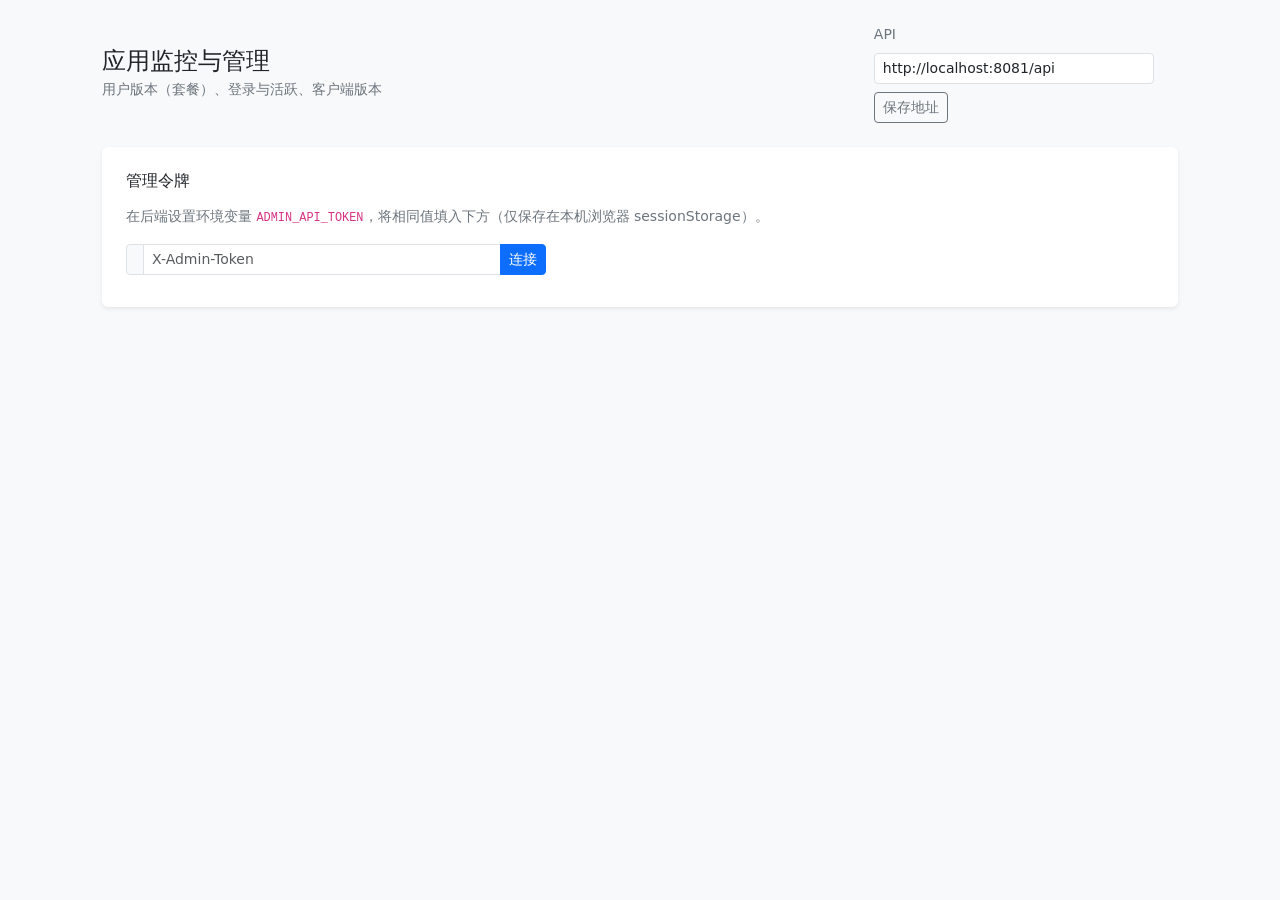
<file: admin-console/index.html>
<!DOCTYPE html>
<html lang="zh-CN">
<head>
    <meta charset="UTF-8">
    <meta name="viewport" content="width=device-width, initial-scale=1.0">
    <title>运维监控台 · 考试中心</title>
    <link href="https://cdn.bootcdn.net/ajax/libs/twitter-bootstrap/5.3.3/css/bootstrap.min.css" rel="stylesheet">
    <link rel="stylesheet" href="https://cdn.bootcdn.net/ajax/libs/bootstrap-icons/1.11.3/font/bootstrap-icons.min.css">
    <link rel="stylesheet" href="./admin.css">
</head>
<body class="bg-body-tertiary">
<div class="container py-4 admin-wrap">
    <div class="d-flex flex-wrap justify-content-between align-items-center gap-3 mb-4">
        <div>
            <h1 class="h4 mb-1"><i class="bi bi-speedometer2 text-primary"></i> 应用监控与管理</h1>
            <p class="text-secondary small mb-0">用户版本（套餐）、登录与活跃、客户端版本</p>
        </div>
        <div class="d-flex flex-wrap align-items-center gap-2">
            <label class="small text-secondary mb-0">API</label>
            <input type="text" id="apiBaseInput" class="form-control form-control-sm admin-api-input" placeholder="http://localhost:8081/api">
            <button type="button" class="btn btn-sm btn-outline-secondary" id="saveApiBaseBtn">保存地址</button>
        </div>
    </div>

    <div id="gateCard" class="card border-0 shadow-sm mb-4">
        <div class="card-body p-4">
            <h2 class="h6 mb-3">管理令牌</h2>
            <p class="small text-secondary mb-3">在后端设置环境变量 <code>ADMIN_API_TOKEN</code>，将相同值填入下方（仅保存在本机浏览器 sessionStorage）。</p>
            <div class="input-group input-group-sm mb-2" style="max-width: 420px;">
                <span class="input-group-text"><i class="bi bi-key"></i></span>
                <input type="password" id="adminTokenInput" class="form-control" placeholder="X-Admin-Token" autocomplete="off">
                <button type="button" class="btn btn-primary" id="connectBtn">连接</button>
            </div>
            <div id="gateMsg" class="small text-danger d-none"></div>
        </div>
    </div>

    <div id="dashboard" class="d-none">
        <div class="row g-3 mb-4">
            <div class="col-md-4">
                <div class="card border-0 shadow-sm h-100">
                    <div class="card-body">
                        <div class="text-secondary small">注册用户总数</div>
                        <div class="display-6 fw-semibold" id="statTotal">—</div>
                    </div>
                </div>
            </div>
            <div class="col-md-4">
                <div class="card border-0 shadow-sm h-100">
                    <div class="card-body">
                        <div class="text-secondary small">近 7 日活跃（有心跳/登录）</div>
                        <div class="display-6 fw-semibold" id="statActive">—</div>
                    </div>
                </div>
            </div>
            <div class="col-md-4">
                <div class="card border-0 shadow-sm h-100">
                    <div class="card-body">
                        <div class="text-secondary small">按套餐分布</div>
                        <div id="statPlans" class="small mt-2">—</div>
                    </div>
                </div>
            </div>
        </div>

        <div class="row g-3 mb-4">
            <div class="col-lg-4">
                <div class="card border-0 shadow-sm h-100">
                    <div class="card-body">
                        <div class="text-secondary small">登录用户数（近 14 天每日）</div>
                        <div class="display-6 fw-semibold" id="statLoginTotal">—</div>
                        <div class="admin-chart-wrap mt-2">
                            <canvas id="chartLogin" height="90"></canvas>
                        </div>
                    </div>
                </div>
            </div>
            <div class="col-lg-4">
                <div class="card border-0 shadow-sm h-100">
                    <div class="card-body">
                        <div class="text-secondary small">生成题目数量（近 14 天每日）</div>
                        <div class="display-6 fw-semibold" id="statGeneratedTotal">—</div>
                        <div class="admin-chart-wrap mt-2">
                            <canvas id="chartGenerated" height="90"></canvas>
                        </div>
                    </div>
                </div>
            </div>
            <div class="col-lg-4">
                <div class="card border-0 shadow-sm h-100">
                    <div class="card-body">
                        <div class="text-secondary small">答题次数（近 14 天每日）</div>
                        <div class="display-6 fw-semibold" id="statAnsweredTotal">—</div>
                        <div class="admin-chart-wrap mt-2">
                            <canvas id="chartAnswered" height="90"></canvas>
                        </div>
                    </div>
                </div>
            </div>
        </div>

        <div class="card border-0 shadow-sm">
            <div class="card-body p-4">
                <div class="d-flex flex-wrap gap-2 align-items-end mb-3">
                    <div>
                        <label class="form-label small mb-0">套餐筛选</label>
                        <select id="filterPlan" class="form-select form-select-sm" style="width: 140px;">
                            <option value="">全部</option>
                            <option value="trial">trial</option>
                            <option value="personal">personal</option>
                            <option value="advanced">advanced</option>
                        </select>
                    </div>
                    <div class="flex-grow-1" style="min-width: 200px;">
                        <label class="form-label small mb-0">搜索用户名 / 手机号</label>
                        <input type="text" id="filterQ" class="form-control form-control-sm" placeholder="关键字">
                    </div>
                    <button type="button" class="btn btn-sm btn-primary" id="searchBtn">查询</button>
                    <button type="button" class="btn btn-sm btn-outline-secondary" id="refreshBtn">刷新统计</button>
                </div>

                <div class="table-responsive">
                    <table class="table table-sm align-middle mb-0">
                        <thead class="table-light">
                        <tr>
                            <th>ID</th>
                            <th>用户名</th>
                            <th>手机</th>
                            <th>套餐</th>
                            <th>白塔币</th>
                            <th>客户端版本</th>
                            <th>最近登录</th>
                            <th>最近活跃</th>
                            <th>注册时间</th>
                            <th>操作</th>
                        </tr>
                        </thead>
                        <tbody id="userTableBody"></tbody>
                    </table>
                </div>
                <div class="d-flex justify-content-between align-items-center mt-3 small text-secondary">
                    <span id="pageInfo">—</span>
                    <div class="btn-group btn-group-sm">
                        <button type="button" class="btn btn-outline-secondary" id="prevPageBtn">上一页</button>
                        <button type="button" class="btn btn-outline-secondary" id="nextPageBtn">下一页</button>
                    </div>
                </div>
            </div>
        </div>
    </div>
</div>

<!-- 修改套餐 -->
<div class="modal fade" id="planModal" tabindex="-1">
    <div class="modal-dialog">
        <div class="modal-content">
            <div class="modal-header">
                <h5 class="modal-title">修改用户套餐</h5>
                <button type="button" class="btn-close" data-bs-dismiss="modal"></button>
            </div>
            <div class="modal-body">
                <input type="hidden" id="editUserId">
                <p class="small text-secondary mb-2">用户 <strong id="editUsername"></strong></p>
                <select id="editPlanSelect" class="form-select">
                    <option value="trial">trial</option>
                    <option value="personal">personal</option>
                    <option value="advanced">advanced</option>
                </select>
            </div>
            <div class="modal-footer">
                <button type="button" class="btn btn-secondary" data-bs-dismiss="modal">取消</button>
                <button type="button" class="btn btn-primary" id="savePlanBtn">保存</button>
            </div>
        </div>
    </div>
</div>

<!-- 发放白塔币 -->
<div class="modal fade" id="coinsModal" tabindex="-1">
    <div class="modal-dialog">
        <div class="modal-content">
            <div class="modal-header">
                <h5 class="modal-title">发放白塔币</h5>
                <button type="button" class="btn-close" data-bs-dismiss="modal"></button>
            </div>
            <div class="modal-body">
                <input type="hidden" id="coinsUserId">
                <p class="small text-secondary mb-2">
                    用户 <strong id="coinsUsername"></strong>，当前余额 <strong id="coinsCurrentBalance">0</strong> 币
                </p>
                <label class="form-label">发放数量</label>
                <input type="number" id="coinsDeltaInput" class="form-control" min="1" step="1" value="50">
                <div class="small text-secondary mt-2">仅支持发放正数，提交后将直接增加到该用户余额。</div>
            </div>
            <div class="modal-footer">
                <button type="button" class="btn btn-secondary" data-bs-dismiss="modal">取消</button>
                <button type="button" class="btn btn-primary" id="saveCoinsBtn">确认发放</button>
            </div>
        </div>
    </div>
</div>

<!-- 用户统计 -->
<div class="modal fade" id="usageModal" tabindex="-1">
    <div class="modal-dialog">
        <div class="modal-content">
            <div class="modal-header">
                <h5 class="modal-title" id="usageModalTitle">用户统计</h5>
                <button type="button" class="btn-close" data-bs-dismiss="modal"></button>
            </div>
            <div class="modal-body">
                <div class="row g-3">
                    <div class="col-md-6">
                        <div class="card border-0 bg-body-tertiary">
                            <div class="card-body p-3">
                                <div class="text-secondary small">生成题目总量</div>
                                <div class="h4 mb-1">
                                    <i class="bi bi-lightning-charge-fill text-primary me-2"></i><span id="usageGeneratedTotal">—</span>
                                </div>
                                <div class="text-secondary small">今日：<span id="usageGeneratedToday">—</span></div>
                            </div>
                        </div>
                    </div>
                    <div class="col-md-6">
                        <div class="card border-0 bg-body-tertiary">
                            <div class="card-body p-3">
                                <div class="text-secondary small">答题次数</div>
                                <div class="h4 mb-1">
                                    <i class="bi bi-check2-circle text-success me-2"></i><span id="usageAnsweredTotal">—</span>
                                </div>
                                <div class="text-secondary small">（已提交试卷数）</div>
                            </div>
                        </div>
                    </div>
                </div>
                <div class="small text-secondary mt-3">
                    说明：生成题目基于后端记录；答题次数基于 `exam_record` 的 `SUBMITTED` 状态。
                </div>
            </div>
            <div class="modal-footer">
                <button type="button" class="btn btn-outline-secondary" data-bs-dismiss="modal">关闭</button>
            </div>
        </div>
    </div>
</div>

<script src="https://cdn.bootcdn.net/ajax/libs/bootstrap/5.3.3/js/bootstrap.bundle.min.js"></script>
<script src="https://cdn.bootcdn.net/ajax/libs/Chart.js/4.4.1/chart.umd.min.js"></script>
<script src="./admin.js"></script>
</body>
</html>
</file>
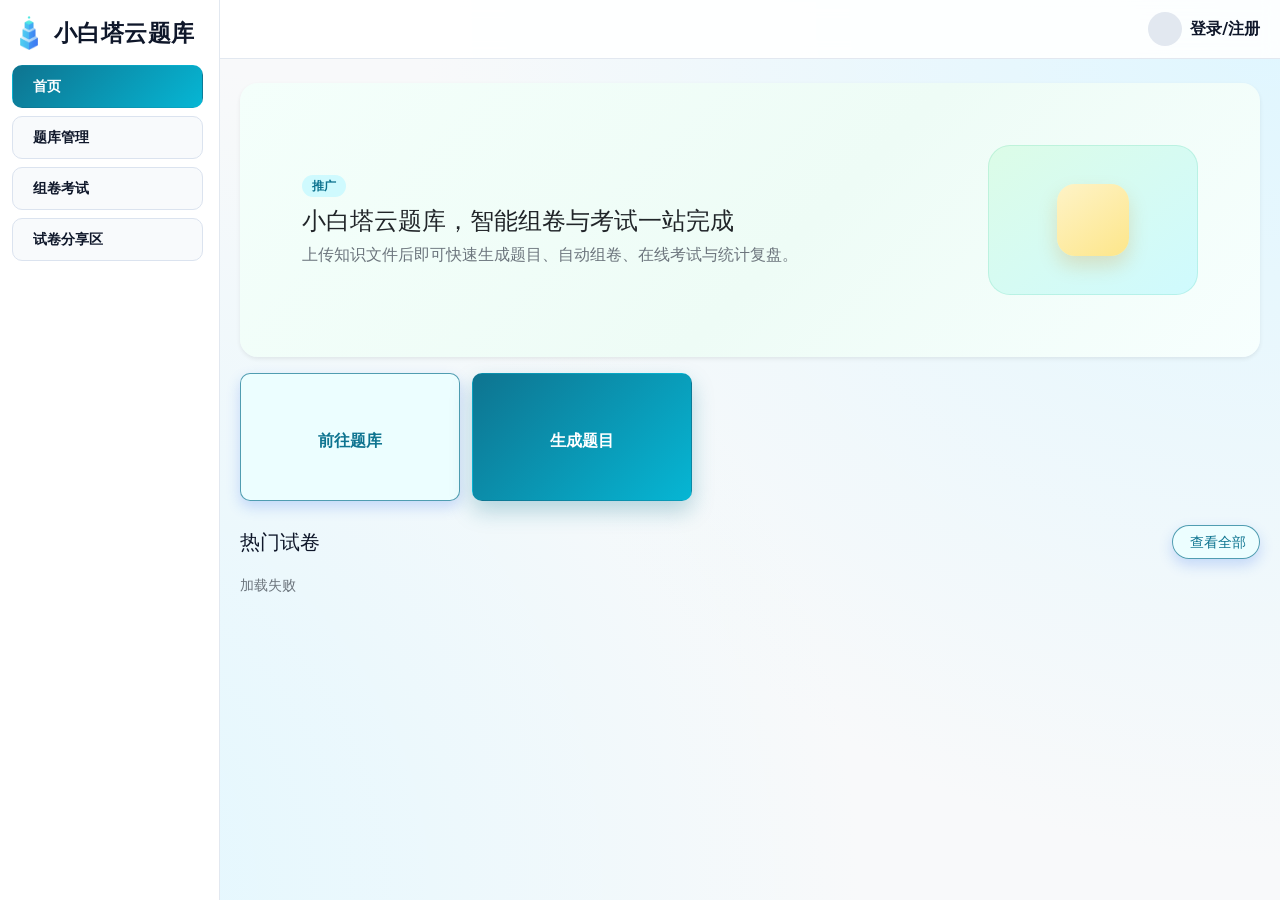
<file: frontend/index.html>
<!DOCTYPE html>
<html lang="zh-CN">
<head>
    <meta charset="UTF-8">
    <meta name="viewport" content="width=device-width, initial-scale=1.0, viewport-fit=cover">
    <title>小白塔云题库</title>
    <link rel="icon" type="image/png" href="./logo.png">
    <link href="https://cdn.bootcdn.net/ajax/libs/twitter-bootstrap/5.3.3/css/bootstrap.min.css" rel="stylesheet">
    <link rel="stylesheet" href="https://cdn.bootcdn.net/ajax/libs/bootstrap-icons/1.11.3/font/bootstrap-icons.min.css">
    <link rel="stylesheet" href="./styles.css">
</head>
<body class="bg-body-tertiary has-mobile-bottom-nav">
<div class="web-shell">
    <aside class="web-sidebar">
        <div class="web-sidebar-brand"><img src="./logo.png" alt="小白塔云题库 Logo" class="web-sidebar-logo">小白塔云题库</div>
        <nav class="web-side-nav">
            <a class="web-side-link active" href="./index.html"><i class="bi bi-house-door"></i>首页</a>
            <a class="web-side-link" href="./banks.html"><i class="bi bi-folder-check"></i>题库管理</a>
            <a class="web-side-link" href="./exam.html"><i class="bi bi-ui-checks-grid"></i>组卷考试</a>
            <a class="web-side-link" href="./share.html"><i class="bi bi-share-fill"></i>试卷分享区</a>
        </nav>
    </aside>
    <main class="web-main">
        <header class="web-topbar">
            <div></div>
            <a id="userArea" class="web-topbar-user" href="./login.html">
                <span class="web-topbar-user-avatar"><i class="bi bi-person-fill"></i></span>
                <span id="userAreaText">登录/注册</span>
            </a>
        </header>
        <div class="web-main-body container-fluid py-4">
            <section class="home-ad-banner card border-0 shadow-sm mb-3">
                <div class="card-body p-4 p-md-5">
                    <div class="home-ad-banner__layout">
                        <div>
                            <div class="home-ad-banner__badge">推广</div>
                            <h1 class="h4 mb-2">小白塔云题库，智能组卷与考试一站完成</h1>
                            <p class="text-secondary mb-0">上传知识文件后即可快速生成题目、自动组卷、在线考试与统计复盘。</p>
                        </div>
                        <div class="home-ad-banner__visual" aria-hidden="true">
                            <div class="home-ad-banner__visual-play">
                                <i class="bi bi-play-fill"></i>
                            </div>
                        </div>
                    </div>
                </div>
            </section>
            <section class="home-ad-banner__actions mb-4">
                <a class="btn btn-outline-primary home-entry-btn" href="./banks.html">
                    <i class="bi bi-folder-check me-1"></i>前往题库
                </a>
                <a class="btn btn-primary home-entry-btn" href="./exam.html">
                    <i class="bi bi-stars me-1"></i>生成题目
                </a>
            </section>

            <section class="mb-2">
                <div class="d-flex justify-content-between align-items-center mb-3">
                    <h2 class="h5 mb-0">热门试卷</h2>
                    <a class="btn btn-sm btn-outline-primary home-view-all-btn" href="./share.html">
                        <i class="bi bi-grid-3x3-gap me-1"></i>查看全部
                    </a>
                </div>
                <div id="publicPapersRow" class="row g-3"></div>
            </section>
        </div>
    </main>
</div>
<nav class="mobile-bottom-nav" aria-label="移动端底部导航">
    <a class="mobile-bottom-nav-link active" href="./index.html"><i class="bi bi-house-door"></i><span>首页</span></a>
    <a class="mobile-bottom-nav-link" href="./banks.html"><i class="bi bi-folder-check"></i><span>题库管理</span></a>
    <a class="mobile-bottom-nav-link" href="./exam.html"><i class="bi bi-ui-checks-grid"></i><span>组卷考试</span></a>
    <a class="mobile-bottom-nav-link" href="./share.html"><i class="bi bi-share-fill"></i><span>分享区</span></a>
    <a class="mobile-bottom-nav-link" href="./center.html"><i class="bi bi-person-circle"></i><span>个人中心</span></a>
</nav>
<script src="./api-client.js" defer></script>
<script src="./auth-modal.js" defer></script>
<script src="./mobile-topbar.js" defer></script>
<script src="./bind-phone-modal.js" defer></script>
<script src="./index.js" defer></script>
</body>
</html>
</file>
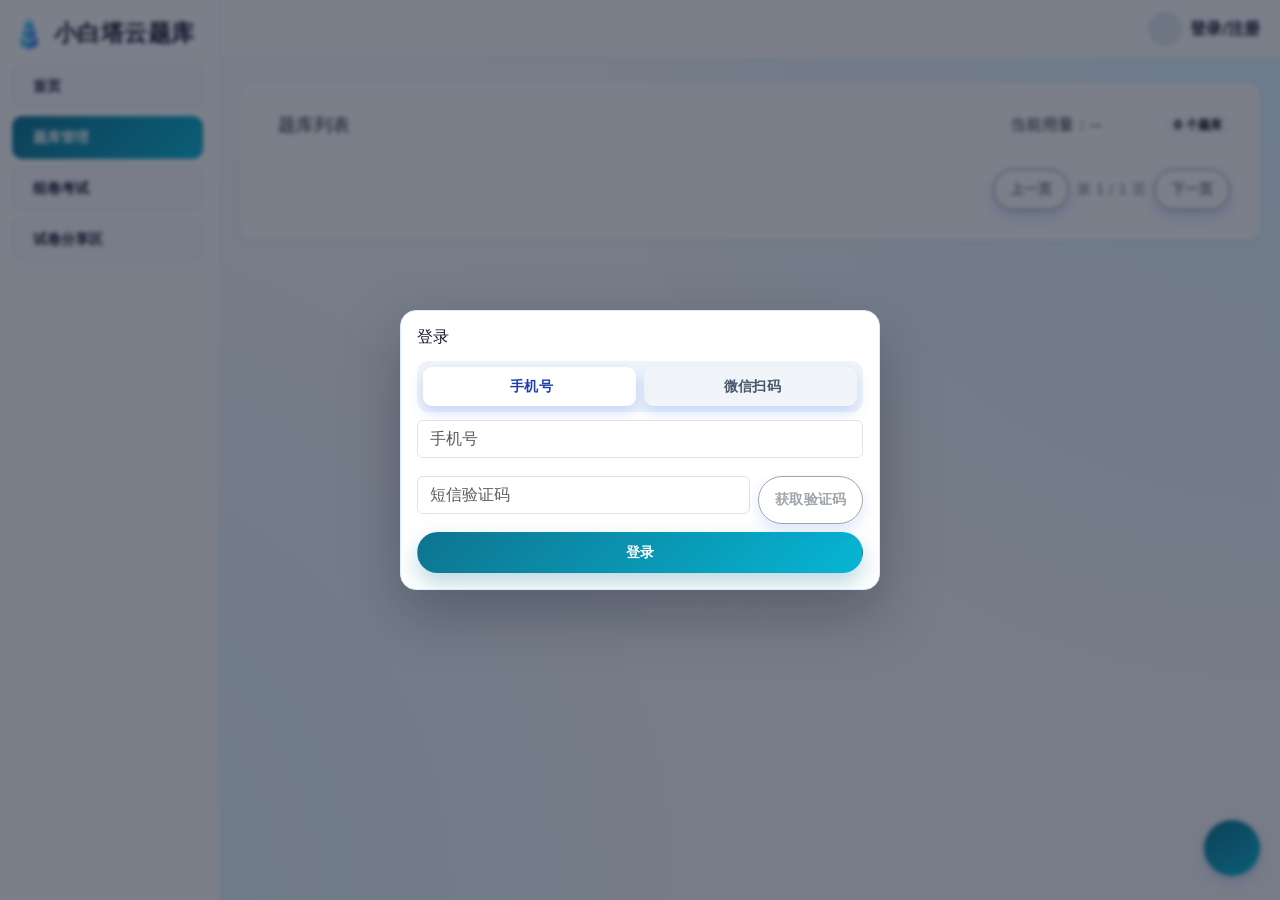
<file: frontend/banks.html>
<!DOCTYPE html>
<html lang="zh-CN">
<head>
    <meta charset="UTF-8">
    <meta name="viewport" content="width=device-width, initial-scale=1.0">
    <title>题库管理</title>
    <link rel="icon" type="image/png" href="./logo.png">
    <link href="https://cdn.bootcdn.net/ajax/libs/twitter-bootstrap/5.3.3/css/bootstrap.min.css" rel="stylesheet">
    <link rel="stylesheet" href="https://cdn.bootcdn.net/ajax/libs/bootstrap-icons/1.11.3/font/bootstrap-icons.min.css">
    <link rel="stylesheet" href="./styles.css">
</head>
<body class="bg-body-tertiary has-mobile-bottom-nav page-tight-mobile">
<div class="web-shell">
    <aside class="web-sidebar">
        <div class="web-sidebar-brand"><img src="./logo.png" alt="小白塔云题库 Logo" class="web-sidebar-logo">小白塔云题库</div>
        <nav class="web-side-nav">
            <a class="web-side-link" href="./index.html"><i class="bi bi-house-door"></i>首页</a>
            <a class="web-side-link active" href="./banks.html"><i class="bi bi-folder-check"></i>题库管理</a>
            <a class="web-side-link" href="./exam.html"><i class="bi bi-ui-checks-grid"></i>组卷考试</a>
            <a class="web-side-link" href="./share.html"><i class="bi bi-share-fill"></i>试卷分享区</a>
        </nav>
    </aside>
    <main class="web-main">
        <header class="web-topbar">
            <div></div>
            <a id="userArea" class="web-topbar-user" href="./login.html">
                <span class="web-topbar-user-avatar"><i class="bi bi-person-fill"></i></span>
                <span id="userAreaText">登录/注册</span>
            </a>
        </header>
        <div class="web-main-body container-fluid py-4">
    <div class="row g-4">
        <section class="col-12">
            <div class="card border-0 shadow-sm">
                <div class="card-body">
                    <div class="d-flex flex-wrap justify-content-between align-items-center mb-3 gap-2">
                        <h2 class="h5 mb-0">
                            <i class="bi bi-collection me-2 text-primary"></i>题库列表
                        </h2>
                        <div class="d-flex align-items-center gap-3 flex-wrap">
                            <div id="bankUsage" class="usage-progress-wrap" style="min-width: 140px;">当前用量：--</div>
                            <span id="bankCount" class="badge text-bg-light">0 个题库</span>
                        </div>
                    </div>
                    <div id="bankList" class="d-grid gap-3"></div>
                    <div class="d-none d-md-flex align-items-center justify-content-end gap-2 mt-3">
                        <button id="bankPrevBtn" class="btn btn-sm btn-outline-secondary" type="button">上一页</button>
                        <span id="bankPageInfo" class="small text-secondary">第 1 / 1 页</span>
                        <button id="bankNextBtn" class="btn btn-sm btn-outline-secondary" type="button">下一页</button>
                    </div>
                </div>
            </div>
        </section>
    </div>

    <div id="msg" class="alert alert-success mt-3 d-none py-2 mb-0" role="alert"></div>
        </div>
    </main>
</div>
<nav class="mobile-bottom-nav" aria-label="移动端底部导航">
    <a class="mobile-bottom-nav-link" href="./index.html"><i class="bi bi-house-door"></i><span>首页</span></a>
    <a class="mobile-bottom-nav-link active" href="./banks.html"><i class="bi bi-folder-check"></i><span>题库管理</span></a>
    <a class="mobile-bottom-nav-link" href="./exam.html"><i class="bi bi-ui-checks-grid"></i><span>组卷考试</span></a>
    <a class="mobile-bottom-nav-link" href="./share.html"><i class="bi bi-share-fill"></i><span>分享区</span></a>
    <a class="mobile-bottom-nav-link" href="./center.html"><i class="bi bi-person-circle"></i><span>个人中心</span></a>
</nav>

<div id="addBankModalBackdrop" class="upload-task-backdrop d-none" aria-hidden="true">
    <div class="upload-task-modal-card add-bank-modal-card" role="dialog" aria-modal="true" onclick="event.stopPropagation()">
        <h3 class="h5 mb-3"><i class="bi bi-plus-square-dotted me-2 text-primary"></i>新增题库</h3>
        <form id="createForm">
            <div class="mb-3">
                <input id="createName" class="form-control" placeholder="题库名称" required>
            </div>
            <div class="mb-3">
                <textarea id="createDesc" class="form-control" placeholder="题库描述"></textarea>
            </div>
            <div class="mb-3">
                <label class="form-label">知识文件（可选，支持批量）</label>
                <input id="createFile" class="form-control" type="file" multiple accept=".txt,.md,.pdf,.doc,.docx,.ppt,.pptx,.xls,.xlsx,.png,.jpg,.jpeg,.webp,.gif">
                <div class="form-text">可一次选择多个文件，若包含图片将自动使用第一张图作为封面。</div>
            </div>
            <button class="btn btn-primary w-100" type="submit">创建题库</button>
        </form>
    </div>
</div>

<button id="addBankFab" type="button" class="add-bank-fab" aria-label="新增题库" title="新增题库">
    <i class="bi bi-plus-lg add-bank-fab-icon"></i>
</button>

<button id="uploadTaskFab" type="button" class="upload-task-fab d-none" aria-label="查看上传任务">
    上传
    <span id="uploadTaskFabCount" class="upload-task-fab-count">0</span>
</button>

<div id="uploadTaskModalBackdrop" class="upload-task-backdrop d-none">
    <div class="upload-task-modal-card">
        <div class="d-flex justify-content-between align-items-center mb-2">
            <h3 class="h6 mb-0">上传任务</h3>
            <button id="closeUploadTaskModalBtn" type="button" class="btn-close" aria-label="Close"></button>
        </div>
        <div id="uploadTaskList" class="d-grid gap-2"></div>
    </div>
</div>

<div id="outlineModalBackdrop" class="upload-task-backdrop d-none" aria-hidden="true">
    <div class="upload-task-modal-card outline-modal-card" role="dialog" aria-modal="true" aria-labelledby="outlineModalTitle" onclick="event.stopPropagation()">
        <div class="d-flex justify-content-between align-items-center mb-2">
            <h3 id="outlineModalTitle" class="h6 mb-0"><i class="bi bi-list-nested me-2 text-primary"></i>知识大纲</h3>
            <button id="closeOutlineModalBtn" type="button" class="btn-close outline-modal-close-btn" aria-label="Close"></button>
        </div>
        <div id="outlineDocList" class="outline-doc-list mb-3"></div>
        <div id="outlineMeta" class="small text-secondary mb-2"></div>
        <div id="outlineParseProgressWrap" class="d-none doc-outline-progress">
            <div id="outlineParseProgressText" class="small text-secondary mb-1"></div>
            <div class="progress doc-outline-progress__bar" role="progressbar" aria-label="解析进度">
                <div id="outlineParseProgressBar" class="progress-bar progress-bar-striped progress-bar-animated" style="width:0%">0%</div>
            </div>
        </div>
        <div id="outlineContent" class="outline-content-box p-3 bg-light rounded border"></div>
        <div id="outlineNavRow" class="d-flex justify-content-between align-items-center flex-wrap gap-2 mt-3">
            <button type="button" id="outlinePrevBtn" class="btn btn-sm btn-outline-primary">上一块</button>
            <span id="outlinePageLabel" class="small text-secondary"></span>
            <button type="button" id="outlineNextBtn" class="btn btn-sm btn-outline-primary">下一块</button>
        </div>
    </div>
</div>

<script src="./api-client.js" defer></script>
<script src="./auth-modal.js" defer></script>
<script src="./mobile-topbar.js" defer></script>
<script src="./bind-phone-modal.js" defer></script>
<script src="./plan-config.js" defer></script>
<script src="./banks.js" defer></script>
</body>
</html>
</file>
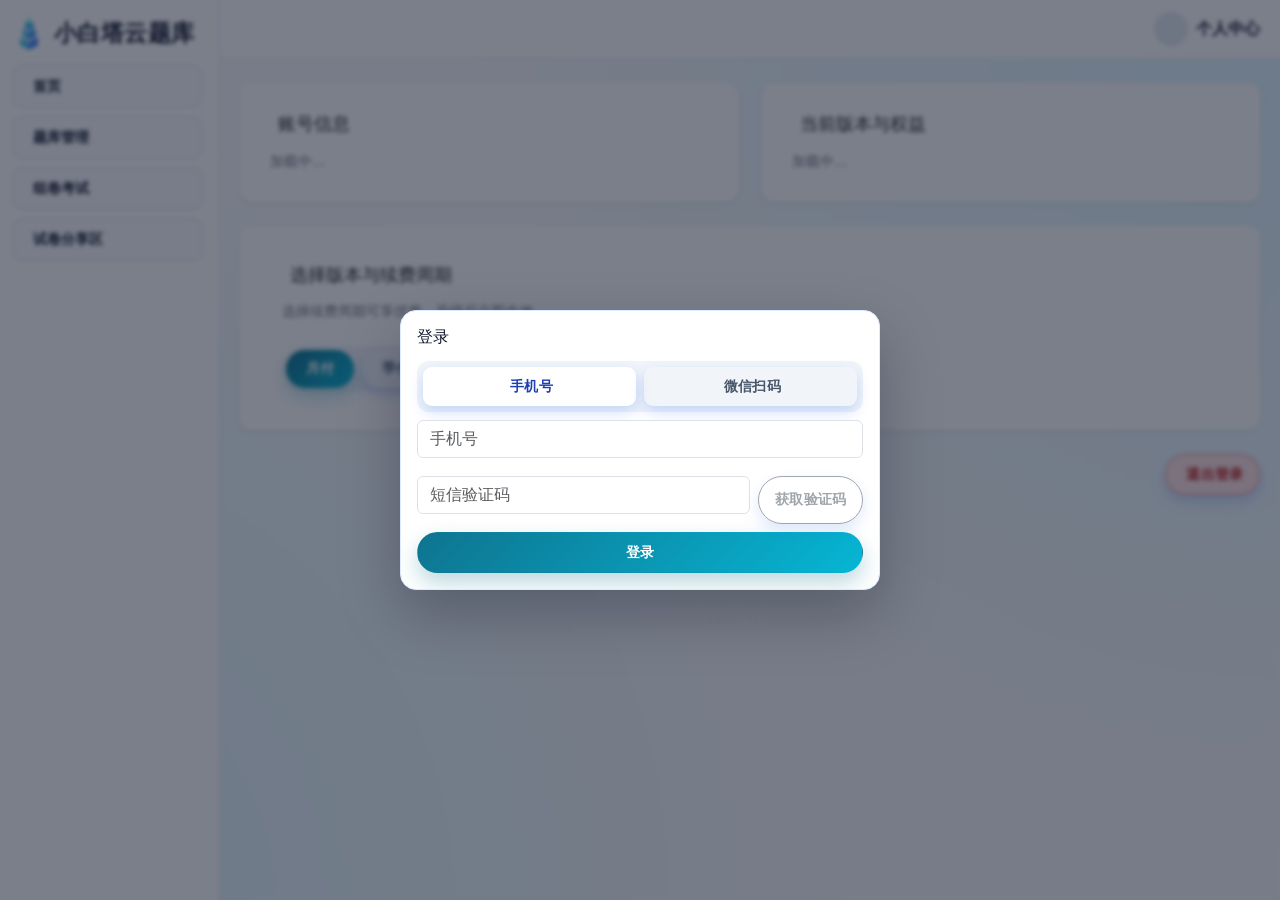
<file: frontend/center.html>
<!DOCTYPE html>
<html lang="zh-CN">
<head>
    <meta charset="UTF-8">
    <meta name="viewport" content="width=device-width, initial-scale=1.0">
    <title>个人中心 - 小白塔云题库</title>
    <link rel="icon" type="image/png" href="./logo.png">
    <link href="https://cdn.bootcdn.net/ajax/libs/twitter-bootstrap/5.3.3/css/bootstrap.min.css" rel="stylesheet">
    <link rel="stylesheet" href="https://cdn.bootcdn.net/ajax/libs/bootstrap-icons/1.11.3/font/bootstrap-icons.min.css">
    <link rel="stylesheet" href="./styles.css">
</head>
<body class="bg-body-tertiary has-mobile-bottom-nav page-tight-mobile page-center">
<div class="web-shell">
    <aside class="web-sidebar">
        <div class="web-sidebar-brand"><img src="./logo.png" alt="小白塔云题库 Logo" class="web-sidebar-logo">小白塔云题库</div>
        <nav class="web-side-nav">
            <a class="web-side-link" href="./index.html"><i class="bi bi-house-door"></i>首页</a>
            <a class="web-side-link" href="./banks.html"><i class="bi bi-folder-check"></i>题库管理</a>
            <a class="web-side-link" href="./exam.html"><i class="bi bi-ui-checks-grid"></i>组卷考试</a>
            <a class="web-side-link" href="./share.html"><i class="bi bi-share-fill"></i>试卷分享区</a>
        </nav>
    </aside>
    <main class="web-main">
        <header class="web-topbar">
            <div></div>
            <a class="web-topbar-user" href="./center.html">
                <span class="web-topbar-user-avatar"><i class="bi bi-person-fill"></i></span>
                <span>个人中心</span>
            </a>
        </header>
        <div class="web-main-body container-fluid py-4">
    <div class="row g-4">
        <div class="col-lg-6">
            <div class="card border-0 shadow-sm h-100">
                <div class="card-body">
                    <h2 class="h5 mb-3">
                        <i class="bi bi-person-badge me-2 text-primary"></i>账号信息
                    </h2>
                    <div id="userInfo" class="small text-secondary">加载中...</div>
                </div>
            </div>
        </div>
        <div class="col-lg-6">
            <div class="card border-0 shadow-sm h-100">
                <div class="card-body">
                    <h2 class="h5 mb-3">
                        <i class="bi bi-gem me-2 text-primary"></i>当前版本与权益
                    </h2>
                    <div id="planInfo" class="small text-secondary">加载中...</div>
                    <div id="usageInfo" class="mt-3 pt-3 border-top small text-secondary d-none">
                        <div id="trialCountdown" class="alert alert-warning py-2 px-3 small d-none mb-3">
                            试用版剩余 30 天。
                        </div>
                        <div class="mb-3">
                            <strong class="d-block mb-1">知识文件用量</strong>
                            <div id="usageStorage" style="min-width: 160px;"></div>
                        </div>
                        <div class="mb-3">
                            <strong class="d-block mb-1">题库用量</strong>
                            <div id="usageBanks" style="min-width: 160px;"></div>
                        </div>
                        <div>
                            <strong class="d-block mb-1">白塔币余额</strong>
                            <div id="usageCoins" style="min-width: 160px;"></div>
                            <div id="coinBuyRow" class="mt-2 d-flex flex-wrap gap-2"></div>
                        </div>
                    </div>
                </div>
            </div>
        </div>
        <div class="col-12">
            <div class="card border-0 shadow-sm plan-section-card">
                <div class="card-body">
                    <h2 class="h5 mb-3">
                        <i class="bi bi-currency-yen me-2 text-primary"></i>选择版本与续费周期
                    </h2>
                    <p class="text-secondary small mb-4">选择续费周期可享优惠，升级后立即生效。</p>
                    <div class="plan-period-tabs mb-4" role="tablist">
                        <button type="button" class="plan-period-tab active" data-period="monthly" aria-selected="true">月付</button>
                        <button type="button" class="plan-period-tab" data-period="quarterly">季付 <span class="badge-save">省15%</span></button>
                        <button type="button" class="plan-period-tab" data-period="yearly">年付 <span class="badge-save">省35%</span></button>
                    </div>
                    <div id="planCardsRow" class="row g-4 plan-cards-row"></div>
                </div>
            </div>
        </div>
        <div class="col-12">
            <div class="d-flex justify-content-end align-items-center">
                <button id="logoutBtn" class="btn btn-outline-danger" type="button">
                    <i class="bi bi-box-arrow-right me-1"></i><span>退出登录</span>
                </button>
            </div>
        </div>
    </div>
        </div>
    </main>
</div>
<nav class="mobile-bottom-nav" aria-label="移动端底部导航">
    <a class="mobile-bottom-nav-link" href="./index.html"><i class="bi bi-house-door"></i><span>首页</span></a>
    <a class="mobile-bottom-nav-link" href="./banks.html"><i class="bi bi-folder-check"></i><span>题库管理</span></a>
    <a class="mobile-bottom-nav-link" href="./exam.html"><i class="bi bi-ui-checks-grid"></i><span>组卷考试</span></a>
    <a class="mobile-bottom-nav-link" href="./share.html"><i class="bi bi-share-fill"></i><span>分享区</span></a>
    <a class="mobile-bottom-nav-link active" href="./center.html"><i class="bi bi-person-circle"></i><span>个人中心</span></a>
</nav>

<!-- 加群咨询弹窗 -->
<div id="paymentModalBackdrop" class="payment-modal-backdrop d-none">
    <div class="payment-modal-card">
        <div class="d-flex justify-content-between align-items-center mb-3">
            <h3 class="h5 mb-0">加群咨询升级</h3>
            <button type="button" id="paymentModalClose" class="btn-close" aria-label="Close"></button>
        </div>
        <div id="paymentModalPlan" class="small text-secondary mb-3"></div>
        <div class="mb-3 small text-secondary">
            扫码添加客服微信或加入学习群，咨询版本与付费事宜。
        </div>
        <div class="text-center">
            <img id="groupQrImage" src="./group.jpg" alt="加群二维码" style="max-width: 220px; height: auto; display: inline-block; border-radius: 8px;">
            <div id="paymentModalTip" class="small text-secondary mt-3 d-none"></div>
        </div>
    </div>
</div>

<script src="./api-client.js" defer></script>
<script src="./auth-modal.js" defer></script>
<script src="./mobile-topbar.js" defer></script>
<script src="./bind-phone-modal.js" defer></script>
<script src="./plan-config.js" defer></script>
<script src="./center.js" defer></script>
</body>
</html>
</file>
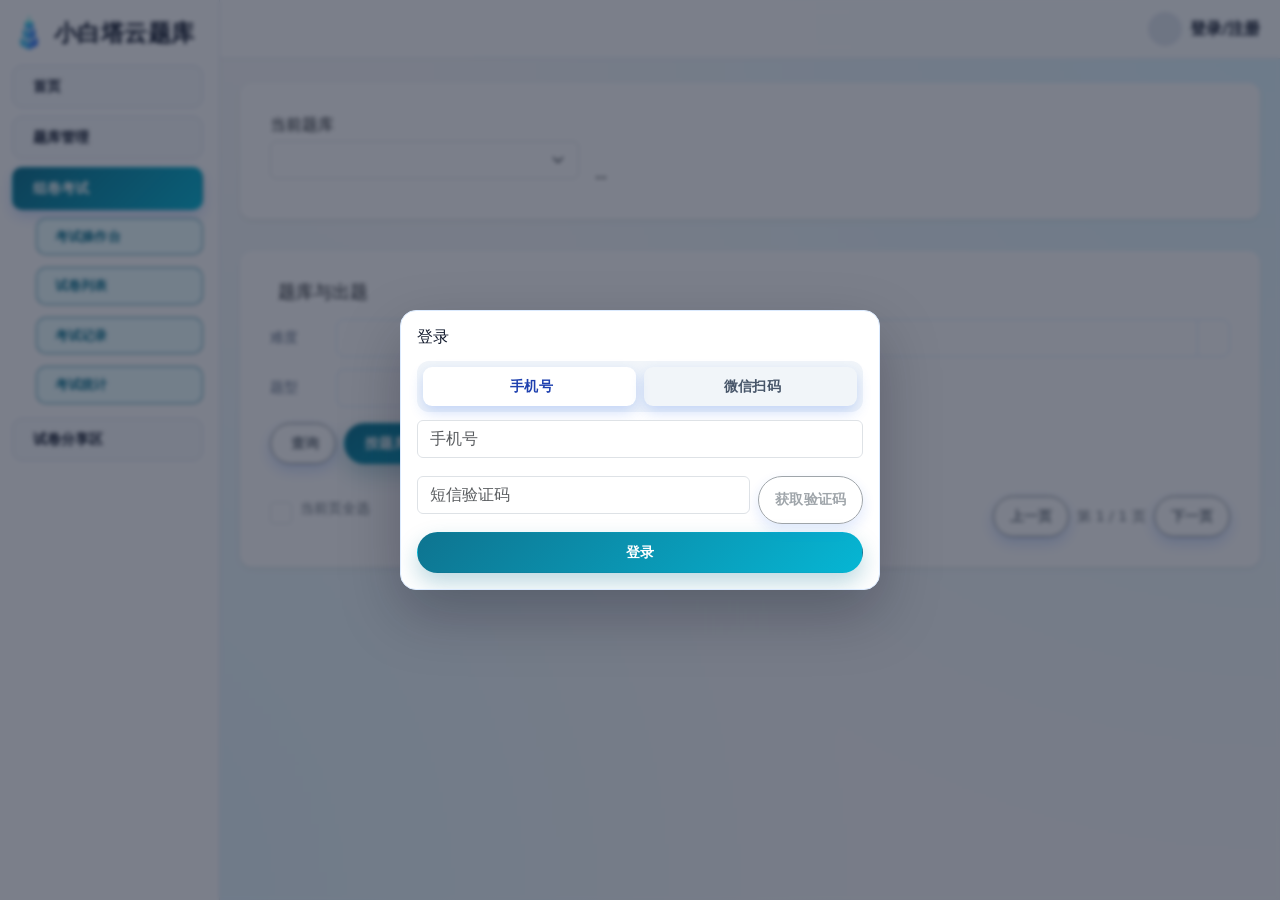
<file: frontend/exam.html>
<!DOCTYPE html>
<html lang="zh-CN">
<head>
    <meta charset="UTF-8">
    <meta name="viewport" content="width=device-width, initial-scale=1.0">
    <title>组卷与考试</title>
    <link rel="icon" type="image/png" href="./logo.png">
    <link href="https://cdn.bootcdn.net/ajax/libs/twitter-bootstrap/5.3.3/css/bootstrap.min.css" rel="stylesheet">
    <link rel="stylesheet" href="https://cdn.bootcdn.net/ajax/libs/bootstrap-icons/1.11.3/font/bootstrap-icons.min.css">
    <link rel="stylesheet" href="./styles.css">
</head>
<body class="bg-body-tertiary has-mobile-bottom-nav page-exam-mobile">
    <div class="web-shell">
    <aside class="web-sidebar">
        <div class="web-sidebar-brand"><img src="./logo.png" alt="小白塔云题库 Logo" class="web-sidebar-logo">小白塔云题库</div>
        <nav class="web-side-nav">
            <a class="web-side-link" href="./index.html"><i class="bi bi-house-door"></i>首页</a>
            <a class="web-side-link" href="./banks.html"><i class="bi bi-folder-check"></i>题库管理</a>
            <button id="examSubmenuToggle" class="web-side-link web-side-link-toggle active" type="button" aria-expanded="true" aria-controls="examSubmenu">
                <span><i class="bi bi-ui-checks-grid"></i>组卷考试</span>
                <i class="bi bi-chevron-down web-side-link-chevron"></i>
            </button>
            <div id="examSubmenu" class="web-side-submenu is-open">
                <button class="btn btn-outline-primary text-start module-menu-btn" type="button" data-module="operation">
                    <i class="bi bi-controller me-2"></i>考试操作台
                </button>
                <button class="btn btn-outline-primary text-start module-menu-btn" type="button" data-module="papers">
                    <i class="bi bi-journal-text me-2"></i>试卷列表
                </button>
                <button class="btn btn-outline-primary text-start module-menu-btn" type="button" data-module="records">
                    <i class="bi bi-clock-history me-2"></i>考试记录
                </button>
                <button class="btn btn-outline-primary text-start module-menu-btn" type="button" data-module="stats">
                    <i class="bi bi-graph-up-arrow me-2"></i>考试统计
                </button>
            </div>
            <a class="web-side-link" href="./share.html"><i class="bi bi-share-fill"></i>试卷分享区</a>
        </nav>
    </aside>
    <main class="web-main">
        <header class="web-topbar">
            <div></div>
            <a id="userArea" class="web-topbar-user" href="./login.html">
                <span class="web-topbar-user-avatar"><i class="bi bi-person-fill"></i></span>
                <span id="userAreaText">登录/注册</span>
            </a>
        </header>
        <div class="web-main-body container-fluid py-4">
    <!-- 移动端左侧抽屉背罩，点击关闭 -->
    <div id="examSidebarBackdrop" class="exam-sidebar-backdrop" aria-hidden="true"></div>
    <!-- 移动端左侧固定按钮：打开导航抽屉 -->
    <button id="examSidebarToggle" class="exam-sidebar-toggle-btn d-md-none" type="button" title="打开导航与题库">
        <i class="bi bi-list"></i>
    </button>

    <div class="exam-layout">
        <aside class="exam-sidebar card border-0 shadow-sm" id="examSidebar">
            <div class="exam-sidebar-inner card-body p-3">
                <div class="small text-secondary mb-2 d-md-none">模块导航</div>
                <div class="d-grid gap-2 exam-sidebar-menu d-md-none">
                    <button class="btn btn-outline-primary text-start module-menu-btn" type="button" data-module="operation">
                        <i class="bi bi-controller me-2"></i>考试操作台
                    </button>
                    <button class="btn btn-outline-primary text-start module-menu-btn" type="button" data-module="papers">
                        <i class="bi bi-journal-text me-2"></i>试卷列表
                    </button>
                    <button class="btn btn-outline-primary text-start module-menu-btn" type="button" data-module="records">
                        <i class="bi bi-clock-history me-2"></i>考试记录
                    </button>
                    <button class="btn btn-outline-primary text-start module-menu-btn" type="button" data-module="stats">
                        <i class="bi bi-graph-up-arrow me-2"></i>考试统计
                    </button>
                </div>
                <hr class="my-3 d-md-none">
                <div class="small text-secondary mb-2 d-md-none">当前题库</div>
                <div class="d-md-none">
                    <label class="form-label mb-1">当前题库</label>
                    <select id="bankSelectMobile" class="form-select"></select>
                    <div id="questionUsageHintMobile" class="mt-2 small text-secondary">--</div>
                    <div id="mobileOperationActions" class="d-none mt-3">
                        <div class="d-grid gap-2">
                            <button id="genBtnMobile" class="btn btn-primary" type="button">
                                <i class="bi bi-stars me-1"></i><span>按题库生成题目</span>
                            </button>
                            <button id="deleteSelectedBtnMobile" class="btn btn-outline-danger" type="button">
                                <i class="bi bi-trash3 me-1"></i><span>删除</span>
                            </button>
                            <button id="manualPaperBtnMobile" class="btn btn-outline-primary" type="button">
                                <i class="bi bi-pencil-square me-1"></i><span>手动组卷</span>
                            </button>
                            <button id="autoPaperBtnMobile" class="btn btn-outline-primary" type="button">
                                <i class="bi bi-robot me-1"></i><span>自动组卷</span>
                            </button>
                            <button id="startExamBtnMobile" class="btn btn-outline-success" type="button">
                                <i class="bi bi-play-circle me-1"></i><span>自动考试</span>
                            </button>
                        </div>
                    </div>
                </div>
            </div>
        </aside>

        <div class="exam-main">
            <section class="card border-0 shadow-sm mb-3 d-none d-md-block">
                <div class="card-body py-3">
                    <div class="row g-3 align-items-end">
                        <div class="col-md-4">
                            <label class="form-label mb-1">当前题库</label>
                            <select id="bankSelect" class="form-select"></select>
                        </div>
                        <div class="col-md-8">
                            <div id="questionUsageHint" class="mt-2" style="min-width: 200px;">--</div>
                        </div>
                    </div>
                </div>
            </section>

            <section id="moduleTags" class="module-tags mb-3"></section>

            <section id="moduleOperation" class="module-panel">
                <div class="card border-0 shadow-sm mb-3">
                    <div class="card-body">
                        <h2 class="h5 mb-3">
                            <i class="bi bi-magic me-2 text-primary"></i>题库与出题
                        </h2>
                        <details class="mobile-filter-drawer mt-2 mb-2" id="questionFiltersRow" open>
                            <summary class="mobile-filter-drawer-summary">
                                <i class="bi bi-funnel me-1"></i>查询条件
                            </summary>
                            <div class="mobile-filter-drawer-body mt-2">
                                <div class="question-filters-grid">
                                <div class="question-filter-item">
                                    <span class="question-filter-label">难度</span>
                                    <div class="dropdown filter-select-dropdown question-filter-input" id="filterDifficultyWrap" data-bs-auto-close="outside">
                                        <div class="filter-select-trigger d-flex align-items-stretch" data-bs-toggle="dropdown" aria-expanded="false" aria-haspopup="true" title="选择难度">
                                            <div class="filter-select-bar flex-grow-1" id="filterDifficultyBar">
                                                <div class="filter-select-tags" id="filterDifficultyTags"></div>
                                                <span class="filter-select-more d-none" id="filterDifficultyMore"></span>
                                            </div>
                                            <span class="filter-select-toggle"><i class="bi bi-chevron-down"></i></span>
                                        </div>
                                        <ul class="dropdown-menu dropdown-menu-end shadow-sm" id="filterDifficultyMenu" aria-labelledby="filterDifficultyBar">
                                            <li class="px-3 py-2">
                                                <div id="filterDifficulty" class="d-flex flex-column gap-1"></div>
                                            </li>
                                        </ul>
                                    </div>
                                </div>
                                <div class="question-filter-item">
                                    <span class="question-filter-label">知识文件</span>
                                    <div class="dropdown filter-select-dropdown question-filter-input" id="filterKnowledgeFileWrap" data-bs-auto-close="outside">
                                        <div class="filter-select-trigger d-flex align-items-stretch" data-bs-toggle="dropdown" aria-expanded="false" aria-haspopup="true" title="选择知识文件">
                                            <div class="filter-select-bar flex-grow-1" id="filterKnowledgeFileBar">
                                                <div class="filter-select-tags" id="filterKnowledgeFileTags"></div>
                                                <span class="filter-select-more d-none" id="filterKnowledgeFileMore"></span>
                                            </div>
                                            <span class="filter-select-toggle"><i class="bi bi-chevron-down"></i></span>
                                        </div>
                                        <ul class="dropdown-menu dropdown-menu-end shadow-sm" id="filterKnowledgeFileMenu" aria-labelledby="filterKnowledgeFileBar">
                                            <li class="px-3 py-2">
                                                <div id="filterKnowledgeFile" class="d-flex flex-column gap-1" style="min-width: 180px;"></div>
                                            </li>
                                        </ul>
                                    </div>
                                </div>
                                <div class="question-filter-item d-none" id="filterOutlineItem">
                                    <span class="question-filter-label">知识大纲</span>
                                    <div class="dropdown filter-select-dropdown question-filter-input" id="filterOutlineWrap" data-bs-auto-close="outside">
                                        <div class="filter-select-trigger d-flex align-items-stretch" data-bs-toggle="dropdown" aria-expanded="false" aria-haspopup="true" title="选择大纲">
                                            <div class="filter-select-bar flex-grow-1" id="filterOutlineBar">
                                                <div class="filter-select-tags" id="filterOutlineTags"></div>
                                                <span class="filter-select-more d-none" id="filterOutlineMore"></span>
                                            </div>
                                            <span class="filter-select-toggle"><i class="bi bi-chevron-down"></i></span>
                                        </div>
                                        <ul class="dropdown-menu dropdown-menu-end shadow-sm" id="filterOutlineMenu" aria-labelledby="filterOutlineBar">
                                            <li class="px-3 py-2">
                                                <div id="filterOutline" class="d-flex flex-column gap-1" style="min-width: 180px;"></div>
                                            </li>
                                        </ul>
                                    </div>
                                </div>
                                <div class="question-filter-item">
                                    <span class="question-filter-label">题型</span>
                                    <div class="dropdown filter-select-dropdown question-filter-input" id="filterQuestionTypeWrap" data-bs-auto-close="outside">
                                        <div class="filter-select-trigger d-flex align-items-stretch" data-bs-toggle="dropdown" aria-expanded="false" aria-haspopup="true" title="选择题型">
                                            <div class="filter-select-bar flex-grow-1" id="filterQuestionTypeBar">
                                                <div class="filter-select-tags" id="filterQuestionTypeTags"></div>
                                                <span class="filter-select-more d-none" id="filterQuestionTypeMore"></span>
                                            </div>
                                            <span class="filter-select-toggle"><i class="bi bi-chevron-down"></i></span>
                                        </div>
                                        <ul class="dropdown-menu dropdown-menu-end shadow-sm" id="filterQuestionTypeMenu" aria-labelledby="filterQuestionTypeBar">
                                            <li class="px-3 py-2">
                                                <div id="filterQuestionType" class="d-flex flex-column gap-1" style="min-width: 160px;"></div>
                                            </li>
                                        </ul>
                                    </div>
                                </div>
                            </div>
                            </div>
                        </details>
                        <div class="d-flex flex-wrap gap-2 mt-3">
                            <button id="applyQuestionFilter" class="btn btn-outline-secondary" type="button">
                                <i class="bi bi-search me-1"></i><span>查询</span>
                            </button>
                            <button id="genBtn" class="btn btn-primary" type="button">
                                <i class="bi bi-stars me-1"></i><span>按题库生成题目</span>
                            </button>
                            <button id="deleteSelectedBtn" class="btn btn-outline-danger" type="button">
                                <i class="bi bi-trash3 me-1"></i><span>删除</span>
                            </button>
                            <button id="manualPaperBtn" class="btn btn-outline-primary" type="button">
                                <i class="bi bi-pencil-square me-1"></i><span>手动组卷</span>
                            </button>
                            <button id="autoPaperBtn" class="btn btn-outline-primary" type="button">
                                <i class="bi bi-robot me-1"></i><span>自动组卷</span>
                            </button>
                            <button id="startExamBtn" class="btn btn-outline-success" type="button">
                                <i class="bi bi-play-circle me-1"></i><span>自动考试</span>
                            </button>
                        </div>
                        <div id="questionPool" class="d-grid gap-2 mt-3"></div>
                        <div class="d-none d-md-flex justify-content-between align-items-center mt-3 question-page-toolbar">
                            <label class="small text-secondary mb-0">
                                <input id="selectAllQuestions" type="checkbox" class="form-check-input me-1">
                                当前页全选
                            </label>
                            <div class="d-flex align-items-center gap-2">
                                <button id="prevPageBtn" class="btn btn-sm btn-outline-secondary" type="button">上一页</button>
                                <span id="questionPageInfo" class="small text-secondary">第 1 / 1 页</span>
                                <button id="nextPageBtn" class="btn btn-sm btn-outline-secondary" type="button">下一页</button>
                            </div>
                        </div>
                    </div>
                </div>
            </section>

            <section id="moduleExamSession" class="module-panel d-none">
                <div class="card border-0 shadow-sm">
                    <div class="card-body">
                        <div class="d-flex justify-content-between align-items-center mb-3">
                            <div></div>
                            <button id="backToOperationBtn" class="btn btn-sm btn-outline-secondary" type="button">返回考试操作台</button>
                        </div>
                        <div id="examSessionMeta" class="small text-secondary mb-3">尚未开始考试</div>
                        <form id="examForm">
                            <div id="examQuestions" class="d-grid gap-2"></div>
                            <button id="submitExamBtn" class="btn btn-success mt-3" type="submit">提交并评分</button>
                        </form>
                        <div id="examResult" class="d-grid gap-2 mt-3"></div>
                    </div>
                </div>
            </section>

            <section id="modulePapers" class="module-panel d-none">
                <div id="paperListSection" class="card border-0 shadow-sm mb-3">
                    <div class="card-body">
                        <h2 class="h5 mb-3">试卷列表</h2>
                        <div id="paperList" class="d-grid gap-2"></div>
                        <div class="d-none d-md-flex align-items-center justify-content-end gap-2 mt-3">
                            <button id="paperPrevBtn" class="btn btn-sm btn-outline-secondary" type="button">上一页</button>
                            <span id="paperPageInfo" class="small text-secondary">第 1 / 1 页</span>
                            <button id="paperNextBtn" class="btn btn-sm btn-outline-secondary" type="button">下一页</button>
                        </div>
                    </div>
                </div>
                <div id="paperDetailSection" class="card border-0 shadow-sm d-none">
                    <div class="card-body">
                        <div class="d-flex justify-content-between align-items-center mb-3">
                            <h2 class="h5 mb-0">试卷详情</h2>
                            <button id="backPaperListBtn" class="btn btn-sm btn-outline-secondary" type="button">返回列表</button>
                        </div>
                        <div id="paperDetailView" class="d-grid gap-2 text-secondary small">请选择一份试卷查看详情</div>
                    </div>
                </div>
            </section>

            <section id="moduleRecords" class="module-panel d-none">
                <div id="recordListSection" class="card border-0 shadow-sm mb-3">
                    <div class="card-body">
                        <h2 class="h5 mb-3">考试结果记录</h2>
                        <div id="examHistoryList" class="d-grid gap-2"></div>
                        <div class="d-none d-md-flex align-items-center justify-content-end gap-2 mt-3">
                            <button id="recordPrevBtn" class="btn btn-sm btn-outline-secondary" type="button">上一页</button>
                            <span id="recordPageInfo" class="small text-secondary">第 1 / 1 页</span>
                            <button id="recordNextBtn" class="btn btn-sm btn-outline-secondary" type="button">下一页</button>
                        </div>
                    </div>
                </div>
                <div id="recordDetailSection" class="card border-0 shadow-sm d-none">
                    <div class="card-body">
                        <div class="d-flex justify-content-between align-items-center mb-3">
                            <h2 class="h5 mb-0">考试记录详情</h2>
                            <button id="backRecordListBtn" class="btn btn-sm btn-outline-secondary" type="button">返回列表</button>
                        </div>
                        <div id="examRecordDetailView" class="d-grid gap-2 text-secondary small">请选择一条考试记录查看详情</div>
                    </div>
                </div>
            </section>

            <section id="moduleStats" class="module-panel d-none">
                <div class="card border-0 shadow-sm mb-3">
                    <div class="card-body">
                        <h2 class="h5 mb-3">考试统计</h2>
                        <div class="row g-3 mb-4 stats-filter-row">
                            <div class="col-12 col-md-6">
                                <label class="form-label">试卷（可选）</label>
                                <select id="statsPaperSelect" class="form-select">
                                    <option value="">全部试卷</option>
                                </select>
                            </div>
                            <div class="col-12 col-md-6 d-flex align-items-end">
                                <button id="statsQueryBtn" class="btn btn-primary stats-query-btn" type="button">查询</button>
                            </div>
                        </div>
                        <div id="statsSummary" class="row g-3 mb-4 small text-secondary stats-summary-row"></div>
                        <div class="row g-3 stats-charts-row">
                            <div class="col-12">
                                <div class="card">
                                    <div class="card-body">
                                        <h3 class="h6">每日答题次数</h3>
                                        <div class="stats-chart-wrap">
                                            <canvas id="chartExamCount"></canvas>
                                        </div>
                                    </div>
                                </div>
                            </div>
                            <div class="col-12">
                                <div class="card">
                                    <div class="card-body">
                                        <h3 class="h6">错题变更趋势</h3>
                                        <div class="stats-chart-wrap">
                                            <canvas id="chartWrongCount"></canvas>
                                        </div>
                                    </div>
                                </div>
                            </div>
                            <div class="col-12">
                                <div class="card">
                                    <div class="card-body">
                                        <h3 class="h6">分数变更趋势（平均得分）</h3>
                                        <div class="stats-chart-wrap">
                                            <canvas id="chartScore"></canvas>
                                        </div>
                                    </div>
                                </div>
                            </div>
                        </div>
                    </div>
                </div>
            </section>
        </div>
    </div>

    <div id="msg" class="alert alert-success mt-3 d-none py-2 mb-0" role="alert"></div>
        </div>
    </main>
</div>
<nav class="mobile-bottom-nav" aria-label="移动端底部导航">
    <a class="mobile-bottom-nav-link" href="./index.html"><i class="bi bi-house-door"></i><span>首页</span></a>
    <a class="mobile-bottom-nav-link" href="./banks.html"><i class="bi bi-folder-check"></i><span>题库管理</span></a>
    <a class="mobile-bottom-nav-link active" href="./exam.html"><i class="bi bi-ui-checks-grid"></i><span>组卷考试</span></a>
    <a class="mobile-bottom-nav-link" href="./share.html"><i class="bi bi-share-fill"></i><span>分享区</span></a>
    <a class="mobile-bottom-nav-link" href="./center.html"><i class="bi bi-person-circle"></i><span>个人中心</span></a>
</nav>
<div class="modal fade" id="publicStatsModal" tabindex="-1" aria-hidden="true">
    <div class="modal-dialog">
        <div class="modal-content">
            <div class="modal-header">
                <h5 class="modal-title">公共试卷统计</h5>
                <button type="button" class="btn-close" data-bs-dismiss="modal" aria-label="Close"></button>
            </div>
            <div class="modal-body">
                <div id="publicStatsContent" class="small text-secondary">加载中...</div>
            </div>
        </div>
    </div>
</div>
<div class="modal fade" id="parsingBlockModal" tabindex="-1" aria-hidden="true">
    <div class="modal-dialog">
        <div class="modal-content">
            <div class="modal-header">
                <h5 class="modal-title">暂不支持生成题目</h5>
                <button type="button" class="btn-close" data-bs-dismiss="modal" aria-label="Close"></button>
            </div>
            <div class="modal-body">
                <p class="mb-0 text-secondary">当前题库存在正在解析中的知识文件，请等待解析完成后再进行题目生成。</p>
            </div>
            <div class="modal-footer">
                <button type="button" class="btn btn-primary" data-bs-dismiss="modal">确定</button>
            </div>
        </div>
    </div>
</div>
<div class="modal fade" id="actionConfirmModal" tabindex="-1" aria-hidden="true">
    <div class="modal-dialog">
        <div class="modal-content">
            <div class="modal-header">
                <h5 class="modal-title" id="actionConfirmModalTitle">操作确认</h5>
                <button type="button" class="btn-close" data-bs-dismiss="modal" aria-label="Close"></button>
            </div>
            <div class="modal-body">
                <div id="actionConfirmModalDesc" class="small text-secondary mb-3"></div>
                <div id="actionConfirmModalFields" class="d-grid gap-2"></div>
            </div>
            <div class="modal-footer">
                <button id="actionConfirmModalCancelBtn" type="button" class="btn btn-outline-secondary" data-bs-dismiss="modal">取消</button>
                <button id="actionConfirmModalConfirmBtn" type="button" class="btn btn-primary">确认并执行</button>
            </div>
        </div>
    </div>
</div>
<div class="modal fade" id="generateQuestionModal" tabindex="-1" aria-hidden="true">
    <div class="modal-dialog">
        <div class="modal-content">
            <div class="modal-header">
                <h5 class="modal-title">按题库生成题目</h5>
                <button type="button" class="btn-close" data-bs-dismiss="modal" aria-label="Close"></button>
            </div>
            <div class="modal-body">
                <div class="mb-3">
                    <label class="form-label">生成数量</label>
                    <input type="number" id="dialogGenCount" class="form-control" min="1" max="50" value="8">
                </div>
                <div class="mb-3">
                    <label class="form-label">题型（可多选）</label>
                    <div id="dialogGenTypesWrap"></div>
                </div>
                <div class="mb-3" id="dialogGenOutlineSection">
                    <label class="form-label">大纲范围（可多选，不选表示不限制）</label>
                    <div id="dialogGenOutlineHint" class="small text-secondary mb-2">加载中…</div>
                    <div id="dialogGenOutlineWrap" class="d-grid gap-2"></div>
                </div>
            </div>
            <div class="modal-footer">
                <button type="button" class="btn btn-outline-secondary" data-bs-dismiss="modal">取消</button>
                <button type="button" class="btn btn-primary" id="generateQuestionModalConfirm">确认生成</button>
            </div>
        </div>
    </div>
</div>
<button id="genTaskFab" type="button" class="upload-task-fab d-none" aria-label="查看题目生成任务">
    生成
    <span id="genTaskFabCount" class="upload-task-fab-count">0</span>
</button>
<div id="genTaskModalBackdrop" class="upload-task-backdrop d-none">
    <div class="upload-task-modal-card">
        <div class="d-flex justify-content-between align-items-center mb-2">
            <h3 class="h6 mb-0">题目生成任务</h3>
            <button id="closeGenTaskModalBtn" type="button" class="btn-close" aria-label="Close"></button>
        </div>
        <div id="genTaskList" class="d-grid gap-2"></div>
    </div>
</div>
<script src="https://cdn.bootcdn.net/ajax/libs/bootstrap/5.3.3/js/bootstrap.bundle.min.js" defer></script>
<script src="./api-client.js" defer></script>
<script src="./auth-modal.js" defer></script>
<script src="./mobile-topbar.js" defer></script>
<script src="./bind-phone-modal.js" defer></script>
<script src="./plan-config.js" defer></script>
<script src="./exam.js" defer></script>
</body>
</html>
</file>
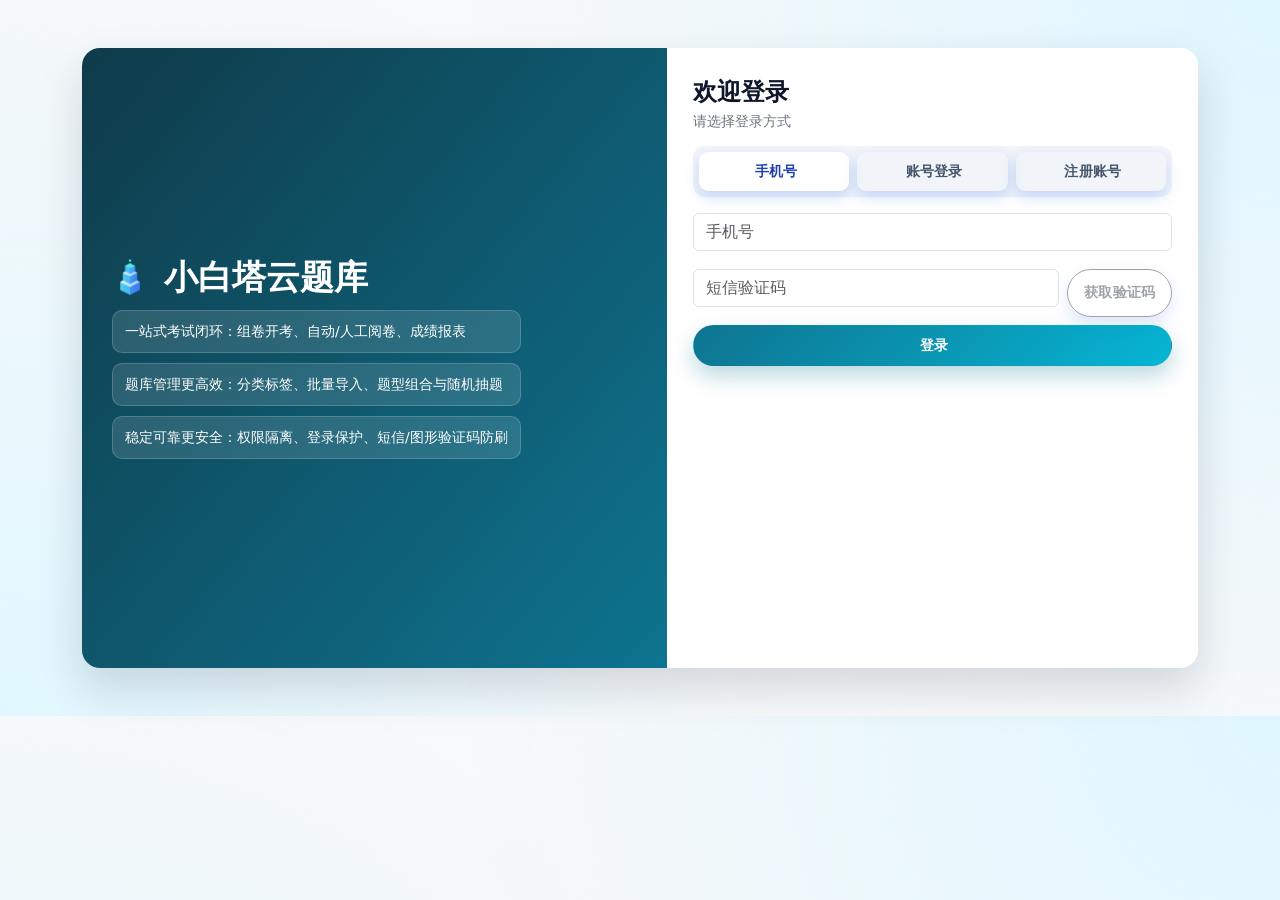
<file: frontend/login.html>
<!DOCTYPE html>
<html lang="zh-CN">
<head>
    <meta charset="UTF-8">
    <meta name="viewport" content="width=device-width, initial-scale=1.0">
    <title>登录 - 小白塔云题库</title>
    <link rel="icon" type="image/png" href="./logo.png">
    <link href="https://cdn.bootcdn.net/ajax/libs/twitter-bootstrap/5.3.3/css/bootstrap.min.css" rel="stylesheet">
    <link rel="stylesheet" href="https://cdn.bootcdn.net/ajax/libs/bootstrap-icons/1.11.3/font/bootstrap-icons.min.css">
    <link rel="stylesheet" href="./styles.css">
</head>
<body class="bg-body-tertiary">
<div class="container py-4 py-lg-5">
    <div class="auth-shell">
        <section class="auth-brand-panel">
            <div class="auth-brand-content">
                <h1 class="auth-brand-title">
                    <img src="./logo.png" alt="小白塔云题库 Logo" class="auth-brand-logo me-2">小白塔云题库
                </h1>
                <div class="auth-brand-points">
                    <div>一站式考试闭环：组卷开考、自动/人工阅卷、成绩报表</div>
                    <div>题库管理更高效：分类标签、批量导入、题型组合与随机抽题</div>
                    <div>稳定可靠更安全：权限隔离、登录保护、短信/图形验证码防刷</div>
                </div>
            </div>
        </section>

        <section class="auth-card">
            <div class="auth-card-header">
                <h2 class="mb-1">欢迎登录</h2>
                <div class="small text-secondary">请选择登录方式</div>
            </div>
            <div class="auth-tabs" role="tablist" aria-label="登录方式">
                <button class="auth-tab-btn active" type="button" data-auth-tab="phoneLogin">
                    <i class="bi bi-phone me-1"></i><span>手机号</span>
                </button>
                <button class="auth-tab-btn" type="button" data-auth-tab="login">
                    <i class="bi bi-person-badge me-1"></i><span>账号登录</span>
                </button>
                <button class="auth-tab-btn" type="button" data-auth-tab="register">
                    <i class="bi bi-person-plus me-1"></i><span>注册账号</span>
                </button>
            </div>

            <div class="auth-tab-panel" data-auth-panel="phoneLogin">
                <form id="phoneLoginForm" class="d-grid gap-2 mt-3">
                    <input id="phoneLoginPhone" class="form-control" placeholder="手机号" required maxlength="11">
                    <div class="d-flex gap-2">
                        <input id="phoneLoginCode" class="form-control" placeholder="短信验证码" maxlength="6">
                        <button id="sendPhoneLoginSmsBtn" class="btn btn-outline-secondary flex-shrink-0" type="button" disabled>获取验证码</button>
                    </div>
                    <button id="phoneLoginBtn" class="btn btn-primary" type="submit">
                        <i class="bi bi-box-arrow-in-right me-1"></i><span>登录</span>
                    </button>
                </form>
            </div>

            <div class="auth-tab-panel d-none" data-auth-panel="login">
                <form id="loginForm" class="d-grid gap-2 mt-3">
                    <input id="loginUsername" class="form-control" placeholder="用户名(10-15位)" required minlength="10" maxlength="15">
                    <input id="loginPassword" class="form-control" type="password" placeholder="密码(8-15位)" required minlength="8" maxlength="15">
                    <button id="loginBtn" class="btn btn-primary" type="submit">
                        <i class="bi bi-box-arrow-in-right me-1"></i><span>登录</span>
                    </button>
                    <button id="wechatStartBtn" class="btn btn-success d-none" type="button" style="display: none !important;">
                        <i class="bi bi-wechat me-1"></i><span>微信登录</span>
                    </button>
                </form>
            </div>

            <div class="auth-tab-panel d-none" data-auth-panel="register">
                <form id="registerForm" class="d-grid gap-2 mt-3">
                    <input id="registerUsername" class="form-control" placeholder="用户名(10-15位)" required minlength="10" maxlength="15">
                    <input id="registerPassword" class="form-control" type="password" placeholder="密码(8-15位)" required minlength="8" maxlength="15">
                    <input id="registerPasswordConfirm" class="form-control" type="password" placeholder="再次输入密码" required>
                    <button id="registerBtn" class="btn btn-outline-primary" type="submit">
                        <i class="bi bi-check2-circle me-1"></i><span>注册并登录</span>
                    </button>
                </form>
            </div>

            <div id="msg" class="alert alert-success mt-3 d-none py-2 mb-0" role="alert"></div>
        </section>
    </div>
</div>

<div id="phoneLoginCaptchaBackdrop" class="upload-task-backdrop d-none" aria-hidden="true">
    <div class="upload-task-modal-card auth-modal-card" role="dialog" aria-modal="true" aria-labelledby="phoneLoginCaptchaTitle">
        <h3 id="phoneLoginCaptchaTitle" class="h6 mb-2">
            <i class="bi bi-shield-lock me-1"></i><span>图形验证码</span>
        </h3>
        <p class="small text-secondary mb-2">请输入下图中的字符，验证通过后将向您的手机发送短信验证码。</p>
        <div class="text-center">
            <canvas id="captchaCanvas" width="120" height="40" class="border rounded" title="点击刷新"></canvas>
        </div>
        <input id="captchaInput" class="form-control mt-2" placeholder="请输入上图验证码" maxlength="4" autocomplete="off" inputmode="text">
        <div class="d-grid mt-3">
            <button id="confirmPhoneLoginCaptchaBtn" type="button" class="btn btn-primary">发送验证码</button>
        </div>
    </div>
</div>

<div id="wechatQrModalBackdrop" class="upload-task-backdrop d-none">
    <div class="upload-task-modal-card auth-modal-card">
        <div class="d-flex justify-content-between align-items-center mb-2">
            <h3 class="h6 mb-0">
                <i class="bi bi-qr-code me-1"></i><span>微信扫码登录</span>
            </h3>
            <button id="closeWechatQrModalBtn" type="button" class="btn btn-sm btn-outline-secondary">关闭</button>
        </div>
        <div id="wechatQrBox" class="small text-secondary auth-wechat-box">正在生成扫码链接...</div>
        <div class="small text-secondary mt-2">请在微信中完成扫码，系统将自动进入手机号验证步骤。</div>
    </div>
</div>

<div id="wechatBindModalBackdrop" class="upload-task-backdrop d-none">
    <div class="upload-task-modal-card auth-modal-card">
        <div class="d-flex justify-content-between align-items-center mb-2">
            <h3 class="h6 mb-0">
                <i class="bi bi-phone-vibrate me-1"></i><span>手机号验证并绑定微信</span>
            </h3>
            <button id="closeWechatBindModalBtn" type="button" class="btn btn-sm btn-outline-secondary">关闭</button>
        </div>
        <form id="wechatVerifyForm" class="d-grid gap-2">
            <input id="wechatSessionToken" class="form-control" placeholder="扫码会话Token" readonly>
            <input id="wechatPhone" class="form-control" placeholder="手机号">
            <div class="d-flex gap-2">
                <input id="wechatSmsCode" class="form-control" placeholder="短信验证码">
                <button id="sendSmsBtn" class="btn btn-outline-secondary flex-shrink-0" type="button">发送验证码</button>
            </div>
            <button id="wechatVerifyBtn" class="btn btn-primary" type="submit">验证并登录</button>
        </form>
    </div>
</div>
<script src="./api-client.js" defer></script>
<script src="./bind-phone-modal.js" defer></script>
<script src="./login.js" defer></script>
</body>
</html>
</file>
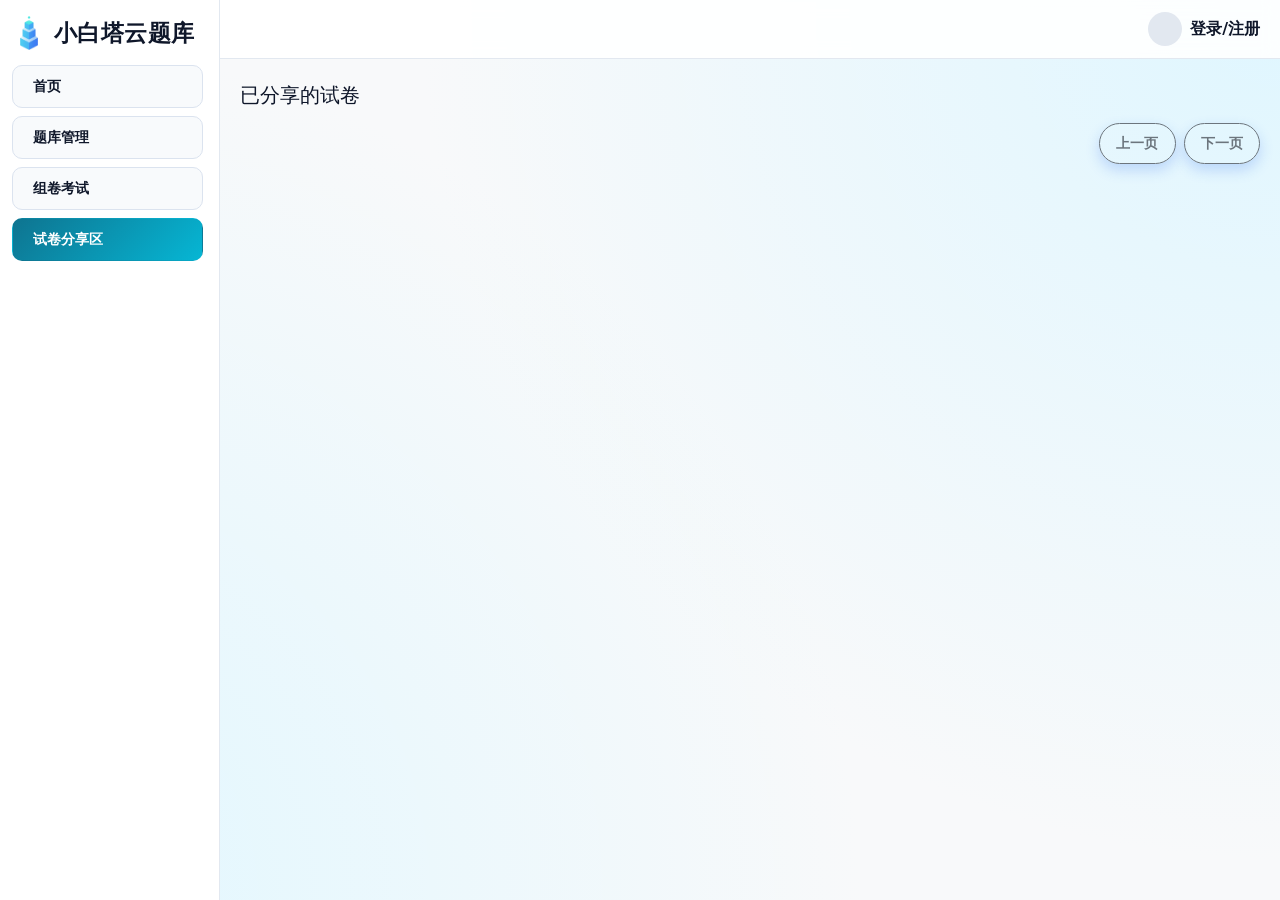
<file: frontend/share.html>
<!DOCTYPE html>
<html lang="zh-CN">
<head>
    <meta charset="UTF-8">
    <meta name="viewport" content="width=device-width, initial-scale=1.0">
    <title>试卷分享区</title>
    <link rel="icon" type="image/png" href="./logo.png">
    <link href="https://cdn.bootcdn.net/ajax/libs/twitter-bootstrap/5.3.3/css/bootstrap.min.css" rel="stylesheet">
    <link rel="stylesheet" href="https://cdn.bootcdn.net/ajax/libs/bootstrap-icons/1.11.3/font/bootstrap-icons.min.css">
    <link rel="stylesheet" href="./styles.css">
</head>
<body class="bg-body-tertiary has-mobile-bottom-nav page-tight-mobile">
<div class="web-shell">
    <aside class="web-sidebar">
        <div class="web-sidebar-brand"><img src="./logo.png" alt="小白塔云题库 Logo" class="web-sidebar-logo">小白塔云题库</div>
        <nav class="web-side-nav">
            <a class="web-side-link" href="./index.html"><i class="bi bi-house-door"></i>首页</a>
            <a class="web-side-link" href="./banks.html"><i class="bi bi-folder-check"></i>题库管理</a>
            <a class="web-side-link" href="./exam.html"><i class="bi bi-ui-checks-grid"></i>组卷考试</a>
            <a class="web-side-link active" href="./share.html"><i class="bi bi-share-fill"></i>试卷分享区</a>
        </nav>
    </aside>
    <main class="web-main">
        <header class="web-topbar">
            <div></div>
            <a id="userArea" class="web-topbar-user" href="./login.html?redirect=share.html">
                <span class="web-topbar-user-avatar"><i class="bi bi-person-fill"></i></span>
                <span id="userAreaText">登录/注册</span>
            </a>
        </header>
        <div class="web-main-body container-fluid py-4">

    <div id="listSection">
        <h2 class="h5 mb-3">已分享的试卷</h2>
        <div id="publicList" class="row g-3"></div>
        <div class="d-none d-md-flex justify-content-between align-items-center mt-3">
            <span id="listPageInfo" class="small text-secondary"></span>
            <div class="gap-2 d-flex">
                <button id="listPrevBtn" class="btn btn-sm btn-outline-secondary" type="button">上一页</button>
                <button id="listNextBtn" class="btn btn-sm btn-outline-secondary" type="button">下一页</button>
            </div>
        </div>
    </div>

    <div id="detailSection" class="d-none">
        <div class="card border-0 shadow-sm mb-3">
            <div class="card-body">
                <h2 id="detailTitle" class="h5 mb-2"></h2>
                <div id="detailMeta" class="small text-secondary mb-3"></div>
                <div id="detailQuestions" class="d-grid gap-2"></div>
            </div>
        </div>
        <div class="card border-0 shadow-sm mb-3" id="subscribeCard">
            <div class="card-body">
                <h3 class="h6 mb-2">订阅到我的题库</h3>
                <p id="subscribeHint" class="small text-secondary mb-2">登录后可将该试卷订阅到您指定的题库。</p>
                <div id="subscribeForm" class="d-none d-flex gap-2 align-items-end flex-wrap">
                    <div>
                        <label class="form-label small mb-0">选择题库</label>
                        <select id="subscribeBankSelect" class="form-select form-select-sm" style="width:auto;min-width:180px"></select>
                    </div>
                    <button id="subscribeBtn" class="btn btn-primary btn-sm" type="button">确认订阅</button>
                </div>
            </div>
        </div>
        <div class="card border-0 shadow-sm mb-3">
            <div class="card-body">
                <h3 class="h6 mb-2">评分与评价</h3>
                <p id="reviewHint" class="small text-secondary mb-2">登录后可对该试卷评分（1-5 星）并填写评价。</p>
                <div id="reviewForm" class="d-none mb-3">
                    <div class="mb-2">
                        <label class="form-label small">评分</label>
                        <select id="reviewRating" class="form-select form-select-sm" style="width:auto">
                            <option value="5">5 星</option>
                            <option value="4">4 星</option>
                            <option value="3">3 星</option>
                            <option value="2">2 星</option>
                            <option value="1">1 星</option>
                        </select>
                    </div>
                    <div class="mb-2">
                        <label class="form-label small">评价（选填）</label>
                        <textarea id="reviewComment" class="form-control form-control-sm" rows="2" placeholder="写下您的评价"></textarea>
                    </div>
                    <button id="reviewSubmitBtn" class="btn btn-primary btn-sm" type="button">提交</button>
                </div>
                <div id="reviewsList" class="small"></div>
            </div>
        </div>
    </div>
        </div>
    </main>
</div>
<nav class="mobile-bottom-nav" aria-label="移动端底部导航">
    <a class="mobile-bottom-nav-link" href="./index.html"><i class="bi bi-house-door"></i><span>首页</span></a>
    <a class="mobile-bottom-nav-link" href="./banks.html"><i class="bi bi-folder-check"></i><span>题库管理</span></a>
    <a class="mobile-bottom-nav-link" href="./exam.html"><i class="bi bi-ui-checks-grid"></i><span>组卷考试</span></a>
    <a class="mobile-bottom-nav-link active" href="./share.html"><i class="bi bi-share-fill"></i><span>分享区</span></a>
    <a class="mobile-bottom-nav-link" href="./center.html"><i class="bi bi-person-circle"></i><span>个人中心</span></a>
</nav>
<script src="./api-client.js" defer></script>
<script src="./auth-modal.js" defer></script>
<script src="./mobile-topbar.js" defer></script>
<script src="./bind-phone-modal.js" defer></script>
<script src="./share.js" defer></script>
</body>
</html>
</file>
<file: admin-console/admin.css>
.admin-wrap {
    max-width: 1100px;
}

.admin-api-input {
    width: min(280px, 100%);
}

code {
    font-size: 0.85em;
}

.admin-chart-wrap {
    position: relative;
    height: 180px;
    min-height: 180px;
    overflow: hidden;
}

.admin-chart-wrap canvas {
    display: block;
    width: 100% !important;
    height: 100% !important;
}
</file>
<file: frontend/styles.css>
/* ================================
   年轻化整体视觉与交互增强（覆盖上方旧样式）
   ================================ */

:root {
    --bg: #f4f6fb;
    --bg-soft: #eef2ff;
    --card: #ffffff;
    --text: #111827;
    --muted: #6b7280;
    --primary: #3b82f6;
    --primary-soft: #dbeafe;
    --primary-strong: #1d4ed8;
    --accent: #a855f7;
    --danger: #ef4444;
    --border: #e5e7eb;
    --radius-lg: 18px;
    --radius-md: 14px;
    --shadow-soft: 0 16px 40px rgba(15, 23, 42, 0.12);
    --shadow-card: 0 12px 28px rgba(15, 23, 42, 0.1);
    --transition-fast: .16s ease-out;
}

/* 统一弱化全站按钮阴影强度 */
button,
.btn,
.link-btn,
.module-menu-btn.active-menu,
.plan-period-tab.active,
.upload-task-fab,
.add-bank-fab,
.plan-card__pay-btn:hover {
    box-shadow: 0 6px 14px rgba(37, 99, 235, 0.22) !important;
}

button:hover,
.btn:hover,
.link-btn:hover,
.upload-task-fab:hover,
.add-bank-fab:hover {
    box-shadow: 0 10px 20px rgba(37, 99, 235, 0.26) !important;
}

button:active,
.btn:active,
.link-btn:active,
.upload-task-fab:active,
.add-bank-fab:active {
    box-shadow: 0 4px 10px rgba(37, 99, 235, 0.2) !important;
}

body {
    margin: 0;
    font-family: "PingFang SC", "Microsoft YaHei", -apple-system, BlinkMacSystemFont, system-ui, sans-serif;
    color: var(--text);
    /* 简洁浅色背景，去掉大面积渐变 */
    background-color: var(--bg);
}

/* 顶部 hero 区域：统一首页/题库/考试的视觉（简洁配色版） */
.hero {
    border-radius: var(--radius-lg);
    /* 改为单一方向的柔和渐变，降低花哨感 */
    background: linear-gradient(130deg, #0f172a, #1e3a8a);
    color: #fff;
    padding: 22px 22px;
    margin-bottom: 16px;
    display: flex;
    align-items: center;
    justify-content: space-between;
    box-shadow: var(--shadow-soft);
    position: relative;
    overflow: hidden;
}

/* 去掉额外高亮光晕 */
.hero::before {
    content: none;
}

.hero h1 { margin: 0 0 6px; }
.hero p { margin: 0; color: #c7d2fe; display: none; }

.hero .btn {
    backdrop-filter: blur(18px);
}

/* 首页用户信息固定在右上角 */
.hero .user-area-top-right {
    flex-shrink: 0;
    margin-left: auto;
}

/* 首页入口卡片 hover 更灵动 */
.entry-card {
    border-radius: var(--radius-md);
    background: var(--card);
    border: 1px solid rgba(226, 232, 240, 0.9);
    box-shadow: var(--shadow-card);
    position: relative;
    overflow: hidden;
    transition: transform var(--transition-fast), box-shadow var(--transition-fast), border-color var(--transition-fast), background var(--transition-fast);
}

.entry-card::after {
    content: "";
    position: absolute;
    inset: 0;
    background: radial-gradient(circle at top right, rgba(59, 130, 246, 0.16), transparent 55%);
    opacity: 0;
    transition: opacity var(--transition-fast);
}

.entry-card:hover {
    transform: translateY(-4px) translateZ(0);
    border-color: rgba(59, 130, 246, 0.45);
    box-shadow: 0 20px 40px rgba(15, 23, 42, 0.18);
}

.entry-card:hover::after {
    opacity: 1;
}

/* 列表、题目卡片：更柔和的卡片感 */
.bank-row,
.question-row {
    border-radius: .9rem;
    border-color: #e2e8f0;
    background: #ffffff;
    box-shadow: 0 10px 24px rgba(15, 23, 42, 0.04);
}

/* 题库 — 知识文件大纲弹窗 */
.outline-modal-card {
    max-width: 720px;
    max-height: 90vh;
    overflow: auto;
}

.outline-doc-list {
    display: flex;
    flex-direction: column;
    gap: 6px;
}

.outline-doc-pick {
    /* 避免 button 默认盒模型导致内层 .progress 无法拉满宽度、缩到右侧 */
    display: flex;
    flex-direction: column;
    align-items: stretch;
    box-sizing: border-box;
    text-align: left;
    border-radius: 12px !important;
    border: 1px solid var(--border, #e5e7eb);
    background: #fff;
    padding: 8px 12px;
    font-size: 14px;
    font-weight: 500;
    cursor: pointer;
    transition: border-color var(--transition-fast, .16s ease-out), background var(--transition-fast, .16s ease-out);
}

/* 大纲解析进度：统一占满可用宽度（移动端 flex / button 内尤其需要） */
.doc-outline-progress {
    width: 100%;
    min-width: 0;
    align-self: stretch;
}

.doc-outline-progress__bar {
    width: 100% !important;
    min-width: 0;
    max-width: 100%;
}

.outline-doc-pick:hover {
    border-color: rgba(59, 130, 246, 0.45);
    background: rgba(219, 234, 254, 0.35);
}

.outline-doc-pick.is-active {
    border-color: var(--primary, #3b82f6);
    background: rgba(219, 234, 254, 0.55);
}

.outline-content-box {
    white-space: pre-wrap;
    word-break: break-word;
    font-size: 0.9rem;
    line-height: 1.55;
    max-height: 45vh;
    overflow: auto;
}

.outline-content-box.outline-content-box--grid {
    white-space: normal;
}

/* 题库页知识大纲弹窗关闭按钮：与 Bootstrap modal 关闭按钮对齐 */
.outline-modal-close-btn {
    flex: 0 0 auto;
}

.outline-block-grid {
    display: grid;
    grid-template-columns: repeat(auto-fill, minmax(200px, 1fr));
    gap: 10px;
}

.outline-block-card {
    border: 1px solid var(--border, #e5e7eb);
    border-radius: 12px;
    background: #fff;
    padding: 10px 12px;
    min-height: 72px;
    display: flex;
    flex-direction: column;
    gap: 6px;
    box-shadow: 0 4px 12px rgba(15, 23, 42, 0.04);
}

.outline-block-card__title {
    font-weight: 600;
    font-size: 0.88rem;
    color: var(--text, #111827);
    line-height: 1.35;
}

.outline-block-card__body {
    font-size: 0.82rem;
    color: var(--muted, #6b7280);
    line-height: 1.5;
    flex: 1;
}

.outline-empty-hint {
    border: 1px dashed var(--border, #e5e7eb);
    border-radius: 12px;
    background: rgba(249, 250, 251, 0.8);
}

.doc-card.doc-card--outlineable {
    cursor: pointer;
    transition: border-color var(--transition-fast, .16s ease-out), box-shadow var(--transition-fast, .16s ease-out);
}

.doc-card.doc-card--outlineable:hover {
    border-color: rgba(59, 130, 246, 0.4);
    box-shadow: 0 8px 20px rgba(15, 23, 42, 0.08);
}

.doc-card.doc-card--outline-disabled {
    cursor: not-allowed;
    opacity: 0.88;
}

.doc-card .doc-outline-hint {
    font-size: 11px;
    color: var(--muted, #6b7280);
    margin-top: 4px;
}

/* 卡片与按钮交互：轻微浮起 */
.card {
    border-radius: var(--radius-md);
    border-color: rgba(226, 232, 240, 0.9);
    box-shadow: var(--shadow-card);
}

button,
.btn,
.link-btn {
    border-radius: 999px;
    font-size: 14px;
    font-weight: 600;
    letter-spacing: .01em;
    padding: 9px 16px;
    transition: transform var(--transition-fast), box-shadow var(--transition-fast), background-color var(--transition-fast), color var(--transition-fast), border-color var(--transition-fast);
}

button:hover,
.btn:hover,
.link-btn:hover {
    transform: translateY(-1px);
    box-shadow: 0 16px 32px rgba(37, 99, 235, 0.35);
}

/* 统一 Bootstrap 主要按钮色系 */
.btn-primary {
    background: linear-gradient(135deg, var(--primary-strong), var(--accent));
    border-color: transparent;
    box-shadow: 0 14px 26px rgba(59, 130, 246, 0.36);
}

.btn-primary:hover {
    background: linear-gradient(135deg, #1d4ed8, #7c3aed);
}

.btn-outline-primary {
    border-color: rgba(59, 130, 246, 0.8);
    color: var(--primary-strong);
    background: rgba(239, 246, 255, 0.8);
}

.btn-outline-primary:hover {
    background: rgba(219, 234, 254, 1);
    color: #1d4ed8;
}

.btn-success {
    background: linear-gradient(135deg, #16a34a, #22c55e);
    border-color: transparent;
}

.btn-danger,
.btn-outline-danger {
    background: #fee2e2;
    color: #b91c1c;
    border-color: rgba(248, 113, 113, 0.7);
}

.btn-light {
    background: #e0f2fe;
    color: #0f172a;
}

/* 左侧模块导航：更像应用菜单 */
.module-menu-btn {
    text-align: left;
    border-radius: 999px;
    border-width: 1.5px;
    background: #f8fafc;
}

.module-menu-btn:hover {
    background: #eff6ff;
}

.module-menu-btn.active-menu {
    background: linear-gradient(135deg, #2563eb, #4f46e5);
    color: #fff;
    border-color: transparent;
    box-shadow: 0 10px 24px rgba(37, 99, 235, 0.4);
}

body {
    background: radial-gradient(circle at top right, #eef2ff, #f8fafc 40%, #f1f5f9);
}

.hero {
    background: linear-gradient(130deg, #0f172a, #1e3a8a);
    color: #fff;
}

.entry-card {
    transition: transform .18s ease, box-shadow .18s ease;
}

.entry-card:hover {
    transform: translateY(-4px);
    box-shadow: 0 1rem 2rem rgba(15, 23, 42, .12) !important;
}

.question-badge {
    font-size: .72rem;
    padding: .25rem .5rem;
    border-radius: 999px;
    display: inline-flex;
    align-items: center;
    justify-content: center;
    flex-shrink: 0;
    min-width: 4.5em;
}
.question-row .question-row-content {
    flex: 1;
    min-width: 0;
}

.question-badge.choice { background: #dbeafe; color: #1e40af; }
.question-badge.short { background: #ffedd5; color: #9a3412; }
.question-badge.tf { background: #ede9fe; color: #5b21b6; }

/* 筛选多选：整块可点击展开，选择栏与下拉箭头样式统一 */
.filter-select-dropdown { display: inline-flex; }
.filter-select-trigger {
    display: flex;
    align-items: center;
    min-height: 38px;
    min-width: 140px;
    border: 1px solid var(--border, #dee2e6);
    border-radius: 8px;
    background: #fff;
    cursor: pointer;
    transition: border-color 0.15s ease, box-shadow 0.15s ease;
}
.filter-select-trigger:hover { border-color: #adb5bd; }
.filter-select-dropdown.show .filter-select-trigger {
    border-color: var(--primary, #0d6efd);
    box-shadow: 0 0 0 3px rgba(13, 110, 253, 0.15);
}
.filter-select-bar {
    display: flex;
    align-items: center;
    gap: 6px;
    min-height: 36px;
    padding: 4px 8px 4px 10px;
    border: none;
    background: transparent;
    flex: 1;
    min-width: 0;
}
.filter-select-dropdown .filter-select-toggle {
    display: inline-flex;
    align-items: center;
    justify-content: center;
    flex-shrink: 0;
    width: 32px;
    min-height: 36px;
    padding: 0;
    border: none;
    border-left: 1px solid var(--border, #dee2e6);
    background: transparent;
    color: var(--muted, #6c757d);
    font-size: 0.9rem;
}
.filter-select-trigger:hover .filter-select-toggle { color: var(--text, #212529); }
.filter-select-tags {
    display: flex;
    flex-wrap: wrap;
    align-items: center;
    gap: 6px;
    flex: 1;
    min-width: 0;
}
.filter-select-tag {
    display: inline-flex;
    align-items: center;
    gap: 4px;
    padding: 2px 6px 2px 8px;
    font-size: 0.8rem;
    border-radius: 6px;
    background: var(--primary-soft, #e7f1ff);
    color: var(--primary-strong, #0d6efd);
    white-space: nowrap;
}

.filter-select-tag-text {
    flex: 1 1 auto;
    min-width: 0;
    overflow: hidden;
    text-overflow: ellipsis;
    white-space: nowrap;
}
.filter-select-tag .filter-select-tag-close {
    display: inline-flex;
    align-items: center;
    justify-content: center;
    width: 16px;
    height: 16px;
    padding: 0;
    border: none;
    border-radius: 50%;
    background: transparent;
    color: inherit;
    opacity: 0.75;
    cursor: pointer;
    font-size: 1rem;
    line-height: 1;
}
.filter-select-tag .filter-select-tag-close:hover { opacity: 1; background: rgba(0,0,0,.08); }
.filter-select-more {
    font-size: 0.8rem;
    color: var(--muted, #6c757d);
    padding: 2px 6px;
    white-space: nowrap;
}
.filter-select-toggle {
    flex-shrink: 0;
    padding: 4px 6px;
    color: var(--muted, #6c757d);
    border: none;
    background: transparent;
}
.filter-select-toggle:hover { color: var(--text, #212529); }

/* 筛选下拉选项：不展示方框，整行点击即选中 */
.filter-option-row {
    cursor: pointer;
    padding: 6px 8px;
    border-radius: 6px;
    margin: 0 -8px;
    display: block;
}
.filter-option-row:hover { background: rgba(0, 0, 0, 0.06); }
/* 已选中的选项：高亮样式 */
.filter-option-row:has(input:checked) {
    background: var(--primary-soft, #e7f1ff);
    color: var(--primary-strong, #0d6efd);
}
.filter-option-row:has(input:checked):hover {
    background: rgba(13, 110, 253, 0.18);
}
.filter-option-cb-hidden {
    position: absolute;
    width: 1px;
    height: 1px;
    padding: 0;
    margin: -1px;
    overflow: hidden;
    clip: rect(0, 0, 0, 0);
    border: 0;
}

/* 下拉选项菜单：限制高度 + 菜单内滚动（移动端可滑） */
.dropdown-menu {
    /* 更偏紧凑：随屏幕高度动态变化 */
    max-height: clamp(180px, 42vh, 300px);
    overflow-y: auto;
    overflow-x: hidden;
    overscroll-behavior: contain;
    -webkit-overflow-scrolling: touch;
}

/* 组卷与考试页筛选：菜单更适合长列表 */
.question-filter-input .dropdown-menu {
    max-height: clamp(200px, 46vh, 340px);
}

/* 组卷与考试页：当前页全选 + 翻页按钮，宽度不足时自动换行 */
.question-page-toolbar {
    flex-wrap: wrap;
    gap: 0.5rem;
}
.question-page-toolbar .d-flex.align-items-center.gap-2 {
    flex-shrink: 0;
}

/* ================================
   组卷与考试页：筛选区（两列/一行两项）
   - label 在左
   - 下拉输入在右
   - 下拉触发宽度固定，不随已选项扩张
   ================================ */
.question-filters-grid {
    display: grid;
    grid-template-columns: repeat(3, minmax(260px, 1fr));
    gap: 12px 16px;
}

.question-filter-item {
    display: flex;
    align-items: center;
    justify-content: space-between;
    gap: 10px;
    min-width: 260px;
}

.question-filter-label {
    flex: 0 0 auto;
    width: 56px;
    white-space: nowrap;
    color: var(--muted, #6c757d);
    font-size: 0.875rem;
}

.question-filter-input {
    flex: 1 1 auto;
    width: 100%;
    min-width: 0;
}

.question-filter-input .filter-select-trigger {
    width: 100%;
    min-width: 0 !important;
}

.question-filter-input.filter-select-dropdown {
    width: 100%;
}

.question-filter-input .dropdown-menu {
    width: 100%;
    min-width: 100% !important;
}

@media (max-width: 1400px) {
    .question-filters-grid {
        grid-template-columns: repeat(2, minmax(260px, 1fr));
    }
}

.question-filter-input .filter-select-bar {
    min-width: 0;
    overflow: hidden;
}

/* 防止已选 tags 因换行导致触发宽/高扩张 */
.question-filter-input .filter-select-tags {
    flex-wrap: nowrap;
    overflow: hidden;
}

.question-filter-input .filter-select-tag {
    flex-shrink: 0;
}

.question-filter-input .filter-select-more {
    flex-shrink: 0;
}

:root {
    --bg: #f4f6fb;
    --card: #ffffff;
    --text: #020617;
    --muted: #6b7280;
    --primary: #2563eb;
    --primary-soft: rgba(37, 99, 235, 0.08);
    --border: #e5e7eb;
    --radius-lg: 18px;
    --radius-md: 12px;
}

* { box-sizing: border-box; }
body {
    margin: 0;
    font-family: "PingFang SC", "Microsoft YaHei", system-ui, -apple-system, BlinkMacSystemFont, sans-serif;
    color: var(--text);
    background:
        radial-gradient(circle at top right, #e0f2fe, transparent 55%),
        radial-gradient(circle at bottom left, #ede9fe, transparent 55%),
        #f8fafc;
}
.app { max-width: 1200px; margin: 0 auto; padding: 16px; }

.hero {
    border-radius: var(--radius-lg);
    background: radial-gradient(circle at top left, #38bdf8, transparent 55%), linear-gradient(120deg, #0f172a, #1d4ed8);
    color: #fff;
    padding: 20px 22px;
    margin-bottom: 18px;
    display: flex;
    align-items: center;
    justify-content: space-between;
    box-shadow: 0 18px 40px rgba(15, 23, 42, 0.35);
    position: relative;
    overflow: hidden;
}
.hero::after {
    content: "";
    position: absolute;
    inset: 0;
    background: radial-gradient(circle at top right, rgba(255, 255, 255, 0.12), transparent 55%);
    opacity: 0.9;
    pointer-events: none;
}
.hero h1 { margin: 0 0 6px; letter-spacing: 0.02em; }
.hero p { margin: 0; color: #dbeafe; font-size: 0.9rem; display: none; }

.entry-grid {
    display: grid;
    grid-template-columns: repeat(2, 1fr);
    gap: 16px;
}
.entry-card {
    display: block;
    text-decoration: none;
    color: inherit;
    background: var(--card);
    border: 1px solid rgba(148, 163, 184, 0.3);
    border-radius: var(--radius-lg);
    padding: 18px;
    box-shadow: 0 14px 30px rgba(15, 23, 42, 0.08);
    backdrop-filter: blur(12px);
}

.layout-2col {
    display: grid;
    grid-template-columns: 350px 1fr;
    gap: 14px;
}
.stack { display: grid; gap: 14px; }

.card {
    background: var(--card);
    border: 1px solid rgba(148, 163, 184, 0.35);
    border-radius: var(--radius-md);
    padding: 14px;
    box-shadow: 0 10px 26px rgba(15, 23, 42, 0.08);
    transition: box-shadow 0.18s ease, transform 0.18s ease, border-color 0.18s ease;
}
.card:hover {
    box-shadow: 0 18px 40px rgba(15, 23, 42, 0.16);
    transform: translateY(-2px);
    border-color: rgba(37, 99, 235, 0.3);
}
.card h2 { margin: 0 0 10px; font-size: 18px; }

input, textarea, select {
    width: 100%;
    border: 1px solid var(--border);
    border-radius: 10px;
    padding: 10px;
    margin-bottom: 10px;
    transition: border-color 0.15s ease, box-shadow 0.15s ease, background-color 0.15s ease;
}
input:focus, textarea:focus, select:focus {
    outline: none;
    border-color: rgba(37, 99, 235, 0.7);
    box-shadow: 0 0 0 1px rgba(37, 99, 235, 0.25);
    background-color: #f9fafb;
}
textarea { min-height: 80px; }

button, .link-btn {
    border: none;
    border-radius: 999px;
    background: var(--primary);
    color: #fff;
    padding: 9px 16px;
    cursor: pointer;
    text-decoration: none;
    display: inline-block;
    font-weight: 500;
    font-size: 0.92rem;
    box-shadow: 0 10px 24px rgba(37, 99, 235, 0.35);
    transition: transform 0.16s ease, box-shadow 0.16s ease, background-color 0.16s ease, opacity 0.16s ease;
}
button:hover, .link-btn:hover {
    transform: translateY(-1px);
    box-shadow: 0 16px 32px rgba(37, 99, 235, 0.45);
}
button:active, .link-btn:active {
    transform: translateY(0);
    box-shadow: 0 8px 18px rgba(37, 99, 235, 0.35);
}
.link-btn { background: rgba(255, 255, 255, 0.18); border: 1px solid rgba(255, 255, 255, 0.35); box-shadow: none; }

.inline-form { display: flex; gap: 8px; }
.inline-form input { margin-bottom: 0; }

.panel-head { display: flex; justify-content: space-between; align-items: center; }
.muted { color: var(--muted); font-size: 13px; }
.hint { color: #047857; font-size: 13px; margin-top: 8px; }

.bank-cards, .question-list { display: grid; gap: 10px; }
.bank-item, .question-item {
    border: 1px solid rgba(148, 163, 184, 0.4);
    border-radius: 14px;
    padding: 10px 12px;
    background: rgba(255, 255, 255, 0.92);
    transition: box-shadow 0.15s ease, transform 0.15s ease, border-color 0.15s ease, background-color 0.15s ease;
}
.bank-item:hover, .question-item:hover {
    box-shadow: 0 12px 26px rgba(15, 23, 42, 0.12);
    transform: translateY(-1px);
    border-color: rgba(37, 99, 235, 0.35);
    background: #ffffff;
}
.bank-item-head { display: flex; justify-content: space-between; align-items: center; gap: 8px; }
.bank-actions { display: flex; gap: 6px; }
.btn-light { background: #e0e7ff; color: #1e3a8a; }
.btn-danger { background: #ffe4e6; color: #be123c; }

.types { display: flex; gap: 12px; flex-wrap: wrap; margin-bottom: 10px; }
.types label { font-size: 14px; }

.q-tag {
    display: inline-block;
    padding: 2px 8px;
    border-radius: 999px;
    color: #fff;
    font-size: 12px;
}
.q-tag.choice { background: #2563eb; }
.q-tag.short { background: #d97706; }
.q-tag.tf { background: #7c3aed; }

@media (max-width: 900px) {
    .entry-grid, .layout-2col { grid-template-columns: 1fr; }
    .inline-form { flex-direction: column; }
}

/* 考试统计：平板/手机下图表高度与内边距 */
@media (max-width: 768px) {
    .stats-chart-wrap {
        height: 200px;
    }

    #moduleStats .card-body {
        padding-left: 0.75rem;
        padding-right: 0.75rem;
    }
}

.doc-grid {
    display: grid;
    grid-template-columns: repeat(auto-fill, minmax(160px, 1fr));
    gap: 10px;
}

.doc-body {
    min-width: 0;
}

.doc-card {
    border: 1px solid #e2e8f0;
    border-radius: 10px;
    background: #fff;
    overflow: hidden;
}

/* 桌面端不参与额外盒模型，子元素仍按封面→正文→进度纵向排列 */
.doc-card__main {
    display: contents;
}

.doc-cover {
    height: 88px;
    display: flex;
    align-items: center;
    justify-content: center;
    background: #f1f5f9;
}

.doc-cover img {
    width: 100%;
    height: 100%;
    object-fit: cover;
}

.doc-cover-fallback {
    font-size: 12px;
    color: #64748b;
    letter-spacing: 0.08em;
}

.doc-name {
    padding: 8px 10px 2px;
    font-size: 13px;
    white-space: nowrap;
    overflow: hidden;
    text-overflow: ellipsis;
}

.doc-status {
    padding: 0 10px 6px;
    font-size: 12px;
    color: #64748b;
    line-height: 1.4;
}

.doc-meta {
    padding: 0 10px 8px;
    font-size: 12px;
    color: #64748b;
}

/* ================================
   题库管理（移动端）：知识文件卡片横向展示
   - 左侧封面固定尺寸
   - 右侧信息自适应，按钮不挤压文件名
   ================================ */
@media (max-width: 992px) {
    .doc-grid {
        /* 移动端：两行横向滑动展示（不强制分列换行） */
        width: 100%;
        max-width: 100%;
        min-width: 0;
        grid-auto-flow: column;
        /* auto 行高：避免 1fr + overflow 裁切卡片内大纲解析进度条 */
        grid-template-rows: repeat(2, auto);
        /* 覆盖默认的 grid-template-columns，确保每一列宽度一致 */
        grid-template-columns: unset;
        /* 列宽按屏幕比例自适应，露出下一列一角，且每列一致 */
        grid-auto-columns: 86%;
        gap: 8px;
        overflow-x: auto;
        overflow-y: visible;
        -webkit-overflow-scrolling: touch;
        overscroll-behavior-x: contain;
        padding-bottom: 6px;
    }

    /* 防止知识文件横向内容把页面整体撑出横向滚动 */
    .bank-row {
        overflow-x: hidden;
    }

    .doc-grid .doc-card {
        align-self: start;
    }

    .doc-card {
        display: flex;
        flex-direction: column;
        align-items: stretch;
        gap: 0;
        padding: 10px;
        border-radius: 12px;
        overflow: hidden;
    }

    /* 移动端：首行左封面右信息；大纲进度单独占满整卡宽度（不再缩在右侧列） */
    .doc-card__main {
        display: flex;
        flex-direction: row;
        align-items: stretch;
        gap: 10px;
        width: 100%;
        min-width: 0;
    }

    .doc-card > .doc-outline-progress {
        width: 100%;
        min-width: 0;
        flex-shrink: 0;
        box-sizing: border-box;
    }

    .doc-cover {
        flex: 0 0 92px;
        width: 92px;
        height: 68px;
        border-radius: 10px;
        overflow: hidden;
        background: #f1f5f9;
    }

    .doc-cover img {
        border-radius: 10px;
    }

    .doc-body {
        flex: 1 1 auto;
        min-width: 0;
        display: flex;
        flex-direction: column;
        justify-content: flex-start;
    }

    .doc-name {
        padding: 0;
        font-size: 14px;
        font-weight: 600;
        line-height: 1.25;
        margin-bottom: 2px;
    }

    .doc-status {
        padding: 0;
        font-size: 12px;
        line-height: 1.2;
        margin-bottom: 6px;
    }

    .doc-meta {
        padding: 0;
    }

    .doc-meta .btn {
        white-space: nowrap;
    }
}

/* 平板/大屏手机：每列更窄，保证能露出更多列 */
@media (min-width: 576px) and (max-width: 992px) {
    .doc-grid {
        grid-auto-columns: 56%;
    }
}


.result-summary {
    background: #eff6ff;
    border-color: #bfdbfe;
}

.result-total-score {
    font-size: 28px;
    font-weight: 800;
    color: #1d4ed8;
    line-height: 1.1;
}

.score-pill {
    background: #0f172a;
    color: #fff;
    border-radius: 999px;
    padding: 4px 10px;
    font-weight: 700;
    font-size: 13px;
    white-space: nowrap;
}

.result-correct {
    border-color: #86efac;
    background: #f0fdf4;
    color: #166534;
}

.result-wrong {
    border-color: #fca5a5;
    background: #fef2f2;
    color: #b91c1c;
}

.result-neutral {
    border-color: #cbd5e1;
    background: #f8fafc;
}

.question-row {
    border-radius: 14px;
    background: rgba(255, 255, 255, 0.96);
    border: 1px solid #e2e8f0;
    transition: box-shadow 0.15s ease, transform 0.15s ease, border-color 0.15s ease, background-color 0.15s ease;
}
.question-row:hover {
    box-shadow: 0 14px 28px rgba(15, 23, 42, 0.12);
    transform: translateY(-1px);
    border-color: rgba(37, 99, 235, 0.3);
    background: #ffffff;
}

/* 考试记录列表行、试卷列表内容区：点击整行/内容进入详情 */
.exam-record-row-clickable {
    cursor: pointer;
}
.exam-record-row-head {
    align-items: center;
}
.exam-record-row .exam-record-score {
    font-size: 1.25rem;
    font-weight: 700;
    flex-shrink: 0;
    text-align: right;
    align-self: center;
}
.exam-record-score--low {
    color: #dc2626;
}
.exam-record-score--mid {
    color: #ca8a04;
}
.exam-record-score--high {
    color: #16a34a;
}
.paper-list-item-content {
    cursor: pointer;
}

/* 考试答题：不展示选项前选框，整行点击即可选择 */
.exam-question-answer .exam-options-list {
    display: flex;
    flex-direction: column;
    gap: 8px;
}
.exam-question-answer .exam-option-item {
    display: block;
    margin: 0;
    padding: 12px 14px;
    cursor: pointer;
    border: 1px solid var(--border, #e5e7eb);
    border-radius: 10px;
    background: #fff;
    transition: border-color 0.15s ease, background-color 0.15s ease, box-shadow 0.15s ease;
}
.exam-question-answer .exam-option-item:hover {
    border-color: rgba(59, 130, 246, 0.5);
    background: #f8fafc;
}
.exam-question-answer .exam-option-item:has(input:checked) {
    border-color: var(--primary, #3b82f6);
    background: var(--primary-soft, #dbeafe);
    box-shadow: 0 0 0 1px var(--primary, #3b82f6);
}
.exam-question-answer .exam-option-item .form-check-input {
    position: absolute;
    width: 0;
    height: 0;
    opacity: 0;
    margin: 0;
    pointer-events: none;
}
.exam-question-answer .exam-option-item .exam-option-text {
    display: block;
}

.exam-layout {
    display: grid;
    grid-template-columns: 220px 1fr;
    gap: 14px;
}

/* 防止主内容区在栅格内被长内容/图表撑出横向滚动 */
.exam-main {
    min-width: 0;
}

/* 考试统计：Chart.js 画布限制在卡片宽度内 */
.stats-chart-wrap {
    position: relative;
    width: 100%;
    max-width: 100%;
    min-width: 0;
    height: 240px;
}

#moduleStats .stats-query-btn {
    width: 100%;
}
@media (min-width: 768px) {
    #moduleStats .stats-query-btn {
        width: auto;
    }
}

.exam-sidebar {
    align-self: start;
    position: sticky;
    top: 12px;
}

.exam-sidebar-menu {
    padding: 8px 10px;
    gap: 0.75rem;
    max-height: 60vh;
    overflow-y: auto;
    overflow-x: visible;
}

.module-menu-btn {
    text-align: left;
    border-radius: 999px;
    margin: 2px 0;
    padding-inline: 14px;
    background-color: #f8fafc;
    border-color: rgba(148, 163, 184, 0.7);
    color: #0f172a;
    transition: background-color 0.15s ease, color 0.15s ease, box-shadow 0.15s ease, transform 0.15s ease, border-color 0.15s ease;
}

.module-menu-btn:hover {
    background-color: #eef2ff;
    border-color: rgba(79, 70, 229, 0.8);
    transform: translateX(2px);
}

.module-menu-btn.active-menu {
    background: #1d4ed8;
    color: #fff;
    border-color: #1d4ed8;
    box-shadow: 0 10px 22px rgba(37, 99, 235, 0.45);
}

.module-tags {
    display: flex;
    flex-wrap: wrap;
    gap: 8px;
}

.module-tag {
    display: inline-flex;
    align-items: center;
    gap: 6px;
    border: 1px solid #cbd5e1;
    border-radius: 999px;
    background: #fff;
    color: #334155;
    padding: 6px 10px;
    cursor: pointer;
}

.module-tag.active {
    background: #dbeafe;
    border-color: #93c5fd;
    color: #1e40af;
}

.module-tag-title {
    font-size: 13px;
    font-weight: 600;
}

.module-tag-close {
    border: 0;
    background: transparent;
    color: inherit;
    font-size: 12px;
    line-height: 1;
    padding: 0;
    cursor: pointer;
}

/* 移动端左侧抽屉：背罩 */
.exam-sidebar-backdrop {
    display: none;
    position: fixed;
    inset: 0;
    background: rgba(15, 23, 42, 0.35);
    backdrop-filter: blur(2px);
    z-index: 1040;
    transition: opacity 0.22s ease;
}

/* 移动端左侧固定按钮：打开导航与题库 */
.exam-sidebar-toggle-btn {
    display: none;
    position: fixed;
    left: 0;
    top: 50%;
    transform: translateY(-50%);
    z-index: 1030;
    width: 44px;
    height: 52px;
    padding: 0;
    border: none;
    border-radius: 0 14px 14px 0;
    background: linear-gradient(145deg, #0e7490, #06b6d4);
    color: #fff;
    font-size: 1.2rem;
    box-shadow: 2px 0 16px rgba(14, 116, 144, 0.32);
    cursor: pointer;
    align-items: center;
    justify-content: center;
    transition: transform 0.2s ease, box-shadow 0.2s ease, background 0.2s ease;
}

/* 桌面端：当侧边栏被收起后，强制显示打开按钮 */
.exam-sidebar-toggle-visible {
    display: inline-flex !important;
}
.exam-sidebar-toggle-btn:hover {
    transform: translateY(-50%) translateX(2px);
    box-shadow: 4px 0 20px rgba(8, 145, 178, 0.4);
    background: linear-gradient(145deg, #0c677f, #0891b2);
}
.exam-sidebar-toggle-btn:focus-visible {
    outline: 2px solid #06b6d4;
    outline-offset: 2px;
}

@media (max-width: 992px) {
    .exam-layout {
        grid-template-columns: 1fr;
    }
    .exam-sidebar {
        position: static;
    }
    /* 移动端：左侧全高抽屉，与屏幕同高 */
    .exam-sidebar {
        position: fixed;
        left: 0;
        top: 0;
        width: min(288px, 82vw);
        max-width: 288px;
        height: 100vh;
        height: 100dvh;
        min-height: 100vh;
        min-height: 100dvh;
        z-index: 1050;
        margin: 0;
        transform: translateX(-100%);
        transition: transform 0.28s cubic-bezier(0.32, 0.72, 0, 1);
        overflow-y: auto;
        overflow-x: hidden;
        border-radius: 0;
        border: none;
        background: #fafbfc;
        box-shadow: none;
    }
    .exam-sidebar.exam-sidebar-open {
        transform: translateX(0);
        box-shadow: 12px 0 40px rgba(0, 0, 0, 0.12);
    }
    .exam-sidebar.exam-sidebar-open .exam-sidebar-inner {
        min-height: 100%;
    }
    .exam-sidebar-inner {
        padding: 1.25rem 1rem 2rem;
        min-height: 100%;
    }
    .exam-sidebar .exam-sidebar-menu {
        max-height: none;
    }
    .exam-sidebar-toggle-btn {
        display: inline-flex;
    }
    .exam-sidebar-backdrop.exam-sidebar-backdrop-visible {
        display: block;
    }
}

/* 桌面端：从侧边栏选择模块后自动收起导航 */
@media (min-width: 993px) {
    .exam-layout.exam-layout-sidebar-collapsed {
        grid-template-columns: 1fr;
    }
    .exam-layout.exam-layout-sidebar-collapsed .exam-sidebar {
        display: none;
    }
}

.upload-task-fab {
    position: fixed;
    right: 20px;
    bottom: 24px;
    width: 64px;
    height: 64px;
    border-radius: 999px;
    border: 0;
    background: linear-gradient(145deg, #0e7490, #06b6d4);
    color: #fff;
    font-size: 12px;
    font-weight: 700;
    box-shadow: 0 12px 24px rgba(14, 116, 144, 0.32);
    display: inline-flex;
    align-items: center;
    justify-content: center;
    cursor: pointer;
    z-index: 1050;
    user-select: none;
    -webkit-user-select: none;
    touch-action: none;
}

.upload-task-fab-count {
    position: absolute;
    top: -2px;
    right: -2px;
    min-width: 22px;
    height: 22px;
    border-radius: 999px;
    background: #ef4444;
    color: #fff;
    font-size: 11px;
    line-height: 22px;
    text-align: center;
    padding: 0 6px;
}

/* 题库管理页：右下角可拖动「新增题库」浮动按钮（仅 + 号） */
.add-bank-fab {
    position: fixed;
    right: 20px;
    bottom: 24px;
    width: 56px;
    height: 56px;
    padding: 0;
    border-radius: 999px;
    border: 0;
    background: linear-gradient(145deg, #0e7490, #06b6d4);
    color: #fff;
    box-shadow: 0 12px 24px rgba(14, 116, 144, 0.32);
    display: inline-flex;
    align-items: center;
    justify-content: center;
    cursor: pointer;
    z-index: 1040;
    user-select: none;
    touch-action: none;
}
.add-bank-fab:hover {
    background: linear-gradient(145deg, #0c677f, #0891b2);
    color: #fff;
}
.add-bank-fab:active {
    transform: scale(0.98);
}
.add-bank-fab .add-bank-fab-icon {
    font-size: 1.75rem;
    font-weight: 700;
    line-height: 1;
}

.upload-task-backdrop {
    position: fixed;
    inset: 0;
    background: rgba(15, 23, 42, 0.45);
    z-index: 1060;
    display: flex;
    align-items: center;
    justify-content: center;
    padding: 16px;
}

.upload-task-modal-card {
    width: min(680px, 100%);
    max-height: min(70vh, 640px);
    overflow: auto;
    border-radius: 14px;
    background: #fff;
    border: 1px solid #e2e8f0;
    box-shadow: 0 20px 50px rgba(2, 6, 23, 0.24);
    padding: 14px;
}

.upload-task-item {
    border: 1px solid #e2e8f0;
    border-radius: 10px;
    background: #fff;
    padding: 10px;
}

.upload-task-item-title,
.upload-task-item-status {
    word-break: break-word;
}

.global-loading-mask {
    position: fixed;
    inset: 0;
    z-index: 2000;
    background: rgba(15, 23, 42, 0.38);
    display: flex;
    align-items: center;
    justify-content: center;
}

.global-loading-card {
    min-width: 180px;
    border-radius: 12px;
    background: #fff;
    border: 1px solid #e2e8f0;
    box-shadow: 0 18px 40px rgba(2, 6, 23, 0.2);
    padding: 14px 16px;
    text-align: center;
}

.auth-shell {
    display: grid;
    grid-template-columns: 1.1fr 1fr;
    border-radius: 18px;
    overflow: hidden;
    box-shadow: 0 20px 45px rgba(15, 23, 42, 0.15);
    background: #fff;
}

.auth-brand-panel {
    background: linear-gradient(145deg, #0f172a, #1e3a8a);
    color: #fff;
    padding: 36px 30px;
    min-height: 620px;
    display: flex;
    align-items: center;
}

.auth-brand-title {
    font-size: 34px;
    font-weight: 800;
    margin-bottom: 12px;
    display: inline-flex;
    align-items: center;
    gap: 8px;
}

.auth-brand-logo {
    width: 36px;
    height: 36px;
    object-fit: contain;
    flex-shrink: 0;
}

.auth-brand-subtitle {
    color: #c7d2fe;
    margin-bottom: 26px;
    font-size: 15px;
    line-height: 1.65;
}

.auth-brand-points {
    display: grid;
    gap: 10px;
    font-size: 14px;
}

.auth-brand-points > div {
    background: rgba(255, 255, 255, 0.12);
    border: 1px solid rgba(255, 255, 255, 0.18);
    border-radius: 10px;
    padding: 10px 12px;
}

.auth-card {
    padding: 30px 26px;
    background: #fff;
}

.auth-card-header h2 {
    font-size: 24px;
    font-weight: 700;
}

.auth-tabs {
    margin-top: 14px;
    display: grid;
    grid-template-columns: repeat(3, 1fr);
    gap: 8px;
    background: #f1f5f9;
    border-radius: 12px;
    padding: 6px;
}

.auth-tab-btn {
    border: 0;
    border-radius: 9px;
    background: transparent;
    color: #475569;
    padding: 9px 10px;
    font-size: 14px;
    font-weight: 600;
}

.auth-tab-btn.active {
    background: #fff;
    color: #1e40af;
    box-shadow: 0 4px 10px rgba(15, 23, 42, 0.08);
}

.auth-wechat-box {
    background: #f8fafc;
    border: 1px dashed #cbd5e1;
    border-radius: 10px;
    padding: 10px;
    min-height: 52px;
}

.auth-modal-card {
    width: min(460px, 100%);
}

@media (max-width: 992px) {
    .auth-shell {
        grid-template-columns: 1fr;
    }
    .auth-brand-panel {
        min-height: auto;
        padding: 24px 20px;
    }
    .auth-card {
        padding: 20px 16px;
    }
}

/* ========== 用量进度条（绿/黄/红） ========== */
.usage-progress {
    display: flex;
    flex-direction: column;
    gap: 0.35rem;
    min-width: 0;
}
.usage-progress__bar {
    height: 8px;
    border-radius: 999px;
    background: #e2e8f0;
    overflow: hidden;
}
.usage-progress__fill {
    height: 100%;
    border-radius: 999px;
    transition: width 0.2s ease, background-color 0.2s ease;
}
.usage-progress__fill--green {
    background: #22c55e;
}
.usage-progress__fill--yellow {
    background: #eab308;
}
.usage-progress__fill--red {
    background: #ef4444;
}
.usage-progress__text {
    font-size: 0.8rem;
    color: #64748b;
}

.usage-progress-wrap {
    display: inline-block;
}

/* ========== 个人中心 - 版本与定价 ========== */
.plan-section-card .card-body {
    padding: 1.5rem 1.75rem;
}

.plan-period-tabs {
    display: flex;
    flex-wrap: wrap;
    gap: 0.5rem;
    padding: 0.25rem;
    background: #f1f5f9;
    border-radius: 999px;
    width: fit-content;
}

.plan-period-tab {
    padding: 0.5rem 1.25rem;
    border: none;
    border-radius: 999px;
    font-size: 0.9rem;
    font-weight: 600;
    color: #64748b;
    background: transparent;
    cursor: pointer;
    transition: background 0.2s ease, color 0.2s ease, box-shadow 0.2s ease;
}

.plan-period-tab:hover {
    color: #334155;
    background: #e2e8f0;
}

.plan-period-tab.active {
    color: #fff;
    background: linear-gradient(135deg, #2563eb, #4f46e5);
    box-shadow: 0 4px 12px rgba(37, 99, 235, 0.35);
}

.plan-period-tab .badge-save {
    font-size: 0.7rem;
    padding: 0.1rem 0.35rem;
    border-radius: 999px;
    background: rgba(255,255,255,0.25);
    margin-left: 0.15rem;
    color: #dc2626;
    font-weight: 600;
}
.plan-period-tab.active .badge-save {
    color: #fecaca;
}

.plan-cards-row {
    display: flex;
    flex-wrap: wrap;
}

.plan-card {
    flex: 1;
    min-width: 200px;
    max-width: 100%;
    border-radius: 16px;
    border: 2px solid #e2e8f0;
    background: #fff;
    padding: 1.5rem;
    transition: border-color 0.2s ease, box-shadow 0.2s ease, transform 0.2s ease;
    position: relative;
    display: flex;
    flex-direction: column;
}

.plan-card:hover {
    border-color: #c7d2fe;
    box-shadow: 0 12px 28px rgba(59, 130, 246, 0.12);
}

.plan-card--current {
    border-color: #3b82f6;
    background: linear-gradient(180deg, #eff6ff 0%, #fff 40%);
    box-shadow: 0 8px 24px rgba(59, 130, 246, 0.15);
}

.plan-card--current::before {
    content: "当前使用";
    position: absolute;
    top: 0.75rem;
    right: 0.75rem;
    font-size: 0.7rem;
    font-weight: 600;
    color: #2563eb;
    background: #dbeafe;
    padding: 0.2rem 0.5rem;
    border-radius: 999px;
}

.plan-card__name {
    font-size: 1.1rem;
    font-weight: 700;
    color: #0f172a;
    margin-bottom: 0.5rem;
}

.plan-card__desc {
    font-size: 0.8rem;
    color: #64748b;
    margin-bottom: 1rem;
    line-height: 1.4;
}

.plan-card__features {
    list-style: none;
    padding: 0;
    margin: 0 0 1.25rem;
    font-size: 0.85rem;
    color: #475569;
}

.plan-card__features li {
    padding: 0.35rem 0;
    padding-left: 1.25rem;
    position: relative;
}

.plan-card__features li::before {
    content: "";
    position: absolute;
    left: 0;
    top: 0.6rem;
    width: 6px;
    height: 6px;
    border-radius: 50%;
    background: #3b82f6;
}

.plan-card__price {
    font-size: 1.75rem;
    font-weight: 800;
    color: #1e40af;
    margin-top: auto;
    margin-bottom: 0.5rem;
}

.plan-card__price-note {
    font-size: 0.75rem;
    color: #94a3b8;
    margin-bottom: 1rem;
}

.plan-card__actions {
    display: flex;
    flex-direction: column;
    gap: 0.5rem;
    margin-top: auto;
}

.plan-card__btn-free {
    padding: 0.6rem 1rem;
    border-radius: 10px;
    font-weight: 600;
    font-size: 0.9rem;
    background: #f1f5f9;
    color: #64748b;
    border: none;
    cursor: default;
}

.plan-card__pay-btns {
    display: flex;
    gap: 0.5rem;
    flex-wrap: wrap;
}

.plan-card__pay-btn {
    flex: 1;
    min-width: 100px;
    padding: 0.6rem 0.75rem;
    border-radius: 10px;
    font-size: 0.85rem;
    font-weight: 600;
    border: none;
    cursor: pointer;
    display: inline-flex;
    align-items: center;
    justify-content: center;
    gap: 0.35rem;
    transition: transform 0.15s ease, box-shadow 0.15s ease;
}

.plan-card__pay-btn:hover {
    transform: translateY(-2px);
    box-shadow: 0 6px 16px rgba(0,0,0,0.12);
}

.plan-card__pay-btn--wechat {
    background: #07c160;
    color: #fff;
}

.plan-card__pay-btn--wechat:hover {
    background: #06ad56;
    color: #fff;
}

.plan-card__pay-btn--alipay {
    background: #1677ff;
    color: #fff;
}

.plan-card__pay-btn--alipay:hover {
    background: #4096ff;
    color: #fff;
}

/* 支付弹窗 */
.payment-modal-backdrop {
    position: fixed;
    inset: 0;
    background: rgba(15, 23, 42, 0.5);
    backdrop-filter: blur(4px);
    z-index: 1050;
    display: flex;
    align-items: center;
    justify-content: center;
    padding: 1rem;
    animation: paymentFadeIn 0.2s ease;
}

@keyframes paymentFadeIn {
    from { opacity: 0; }
    to { opacity: 1; }
}

.payment-modal-card {
    background: #fff;
    border-radius: 18px;
    padding: 1.5rem 1.75rem;
    max-width: 380px;
    width: 100%;
    box-shadow: 0 24px 48px rgba(15, 23, 42, 0.2);
    animation: paymentSlideIn 0.25s ease;
}

@keyframes paymentSlideIn {
    from {
        opacity: 0;
        transform: translateY(-12px);
    }
    to {
        opacity: 1;
        transform: translateY(0);
    }
}

.payment-methods {
    display: flex;
    flex-direction: column;
    gap: 0.75rem;
}

.payment-method-btn {
    display: flex;
    align-items: center;
    gap: 0.75rem;
    padding: 1rem 1.25rem;
    border-radius: 12px;
    border: 2px solid #e2e8f0;
    background: #fff;
    font-size: 1rem;
    font-weight: 600;
    color: #1e293b;
    cursor: pointer;
    transition: border-color 0.2s ease, background 0.2s ease, transform 0.15s ease;
}

.payment-method-btn:hover {
    border-color: #c7d2fe;
    background: #f8fafc;
    transform: translateY(-2px);
}

.payment-method-wechat:hover {
    border-color: #07c160;
    background: #f0fdf4;
}

.payment-method-alipay:hover {
    border-color: #1677ff;
    background: #eff6ff;
}

.payment-method-icon {
    width: 40px;
    height: 40px;
    border-radius: 10px;
    display: flex;
    align-items: center;
    justify-content: center;
    font-size: 1.5rem;
}

.payment-method-wechat .payment-method-icon {
    background: #dcfce7;
    color: #16a34a;
}

.payment-method-alipay .payment-method-icon {
    background: #dbeafe;
    color: #2563eb;
}

@media (min-width: 768px) {
    .plan-cards-row .col-md-4 {
        flex: 0 0 auto;
        width: 33.333%;
    }
    .plan-card {
        min-width: 0;
    }
}

@media (max-width: 767px) {
    .plan-cards-row {
        flex-direction: column;
        flex-wrap: nowrap;
        overflow-x: visible;
        gap: 12px;
        padding-bottom: 0;
    }
    .plan-cards-row > [class*="col-"] {
        flex: 1 1 auto;
        width: 100%;
        max-width: 100%;
    }
    .plan-card {
        min-width: 0;
        height: 100%;
    }

    .plan-period-tab .badge-save {
        display: block;
        margin-left: 0;
        margin-top: 0.2rem;
        width: fit-content;
    }

    body.page-center .plan-period-tab .badge-save {
        display: none !important;
    }
}

/* 强制绑定手机号全屏层 */
.phone-bind-backdrop {
    position: fixed;
    inset: 0;
    z-index: 10000;
    background: rgba(15, 23, 42, 0.72);
    display: flex;
    align-items: center;
    justify-content: center;
    padding: 16px;
    backdrop-filter: blur(4px);
}
.phone-bind-backdrop.d-none {
    display: none !important;
}
.phone-bind-card {
    position: relative;
    max-width: 420px;
    width: 100%;
    border-radius: var(--radius-lg, 18px);
}

.phone-bind-close-btn {
    position: absolute;
    top: 10px;
    right: 10px;
    z-index: 2;
    display: flex;
    align-items: center;
    justify-content: center;
    width: 40px;
    height: 40px;
    padding: 0;
    border: none;
    border-radius: 10px;
    background: transparent;
    color: #6b7280;
    font-size: 1.25rem;
    line-height: 1;
    cursor: pointer;
    transition: background 0.15s ease, color 0.15s ease;
}

.phone-bind-close-btn:hover {
    background: rgba(0, 0, 0, 0.06);
    color: #111827;
}

.phone-bind-close-btn:focus-visible {
    outline: 2px solid var(--primary, #3b82f6);
    outline-offset: 2px;
}
body.phone-bind-open {
    overflow: hidden;
}

.app-modal-backdrop {
    position: fixed;
    inset: 0;
    z-index: 1100;
    display: flex;
    align-items: center;
    justify-content: center;
    padding: 16px;
    background: rgba(15, 23, 42, 0.55);
    backdrop-filter: blur(2px);
}

.app-modal-card {
    width: min(520px, 100%);
    border-radius: 16px;
    background: #fff;
    box-shadow: 0 20px 60px rgba(0, 0, 0, 0.25);
    padding: 18px 18px 16px;
}

/* ================================
   桌面端通用壳布局（左侧固定导航 + 顶部栏）
   ================================ */
.web-shell {
    display: block;
}

.web-sidebar {
    display: none;
}

.web-main {
    width: 100%;
    padding: 16px;
}

.web-topbar {
    display: none;
}

.web-topbar-logo {
    font-size: 1.05rem;
    font-weight: 700;
    color: #0f172a;
    display: inline-flex;
    align-items: center;
    gap: 8px;
}

.web-topbar-user {
    display: inline-flex;
    align-items: center;
    gap: 8px;
    text-decoration: none;
    color: #0f172a;
    font-weight: 600;
}

.web-topbar-user-avatar {
    width: 34px;
    height: 34px;
    border-radius: 50%;
    display: inline-flex;
    align-items: center;
    justify-content: center;
    background: #e2e8f0;
    color: #334155;
    font-size: 1.1rem;
}

.web-side-nav {
    display: grid;
    gap: 8px;
}

.web-sidebar-brand {
    display: inline-flex;
    align-items: center;
    gap: 8px;
    font-size: 1.45rem;
    font-weight: 800;
    color: #0f172a;
    margin-bottom: 14px;
    letter-spacing: 0.02em;
}

.web-sidebar-logo {
    width: 34px;
    height: 34px;
    object-fit: contain;
    flex-shrink: 0;
}

.web-side-link {
    display: inline-flex;
    align-items: center;
    gap: 8px;
    text-decoration: none;
    color: #0f172a;
    border: 1px solid #dbe3ef;
    border-radius: 10px;
    padding: 10px 18px 10px 12px;
    font-size: 14px;
    font-weight: 600;
    background: #f8fafc;
    transition: background-color 0.15s ease, border-color 0.15s ease, color 0.15s ease;
}

.web-side-link-toggle {
    width: 100%;
    justify-content: space-between;
}

.web-side-link-toggle > span {
    display: inline-flex;
    align-items: center;
    gap: 8px;
}

.web-side-link-chevron {
    transition: transform 0.2s ease;
}

.web-side-link:hover {
    background: #eff6ff;
    border-color: #bfdbfe;
    color: #1d4ed8;
}

.web-side-link.active {
    background: #1d4ed8;
    border-color: #1d4ed8;
    color: #fff;
}

.web-side-submenu {
    display: grid;
    gap: 8px;
    margin: -2px 0 4px 24px;
    overflow: hidden;
    max-height: 0;
    opacity: 0;
    transform: translateY(-6px);
    transition: max-height 0.28s ease, opacity 0.22s ease, transform 0.22s ease;
}

.web-side-submenu.is-open {
    max-height: 320px;
    opacity: 1;
    transform: translateY(0);
}

.web-side-link-toggle[aria-expanded="true"] .web-side-link-chevron {
    transform: rotate(180deg);
}

.mobile-bottom-nav {
    display: none;
}

@media (max-width: 992px) {
    :root {
        --mobile-bottom-nav-height: 62px;
        --mobile-modal-gap: 12px;
    }

    body {
        background: #ffffff !important;
    }

    .web-topbar {
        position: sticky;
        top: 0;
        z-index: 1210;
        display: flex;
        align-items: center;
        justify-content: center;
        background: linear-gradient(130deg, #0f3b4a, #0e7490);
        border-bottom: 1px solid rgba(255, 255, 255, 0.2);
        padding: 13px 0;
        min-height: 54px;
    }

    .web-topbar-back-btn {
        position: absolute;
        left: 8px;
        top: 50%;
        transform: translateY(-50%);
        width: 30px;
        height: 30px;
        border: none;
        border-radius: 999px;
        background: rgba(255, 255, 255, 0.18);
        color: #fff;
        display: inline-flex;
        align-items: center;
        justify-content: center;
        font-size: 1rem;
        cursor: pointer;
    }

    .web-topbar-back-btn:active {
        background: rgba(255, 255, 255, 0.28);
    }

    .web-topbar-module-title {
        color: #ffffff;
        font-size: 0.98rem;
        font-weight: 700;
        line-height: 1.2;
        text-align: center;
        white-space: nowrap;
        overflow: hidden;
        text-overflow: ellipsis;
        max-width: 100%;
    }

    .web-topbar-user,
    .web-topbar-logo,
    .web-topbar-user-avatar {
        display: none !important;
    }

    .web-main {
        padding: 0 !important;
        margin-left: 0 !important;
        width: 100% !important;
    }

    body.has-mobile-bottom-nav {
        padding-bottom: 78px;
    }

    .web-main-body.container-fluid {
        padding-left: 8px !important;
        padding-right: 8px !important;
    }

    .web-main-body .row {
        margin-left: 0 !important;
        margin-right: 0 !important;
    }

    .mobile-bottom-nav {
        position: fixed;
        left: 0;
        right: 0;
        bottom: 0;
        z-index: 1200;
        height: 62px;
        display: grid;
        grid-template-columns: repeat(5, 1fr);
        background: rgba(255, 255, 255, 0.96);
        backdrop-filter: blur(10px);
        border-top: 1px solid #dbe3ef;
    }

    /* 移动端弹窗：层级高于底部导航，避免被遮挡 */
    .modal-backdrop {
        z-index: 1290 !important;
    }
    .modal {
        z-index: 1300 !important;
    }
    .upload-task-backdrop,
    .payment-modal-backdrop,
    .app-modal-backdrop,
    .auth-popup-backdrop {
        z-index: 1300 !important;
    }

    /* 移动端弹窗：预留底部导航+安全区，保证完整可见 */
    .modal-dialog {
        margin: var(--mobile-modal-gap);
    }
    .modal .modal-content {
        max-height: calc(
            100dvh
            - var(--mobile-bottom-nav-height)
            - env(safe-area-inset-bottom, 0px)
            - var(--mobile-modal-gap) * 2
        );
        overflow: auto;
    }
    .upload-task-modal-card,
    .payment-modal-card,
    .app-modal-card,
    .auth-modal-card,
    .phone-bind-card {
        max-height: calc(
            100dvh
            - var(--mobile-bottom-nav-height)
            - env(safe-area-inset-bottom, 0px)
            - var(--mobile-modal-gap) * 2
        );
        overflow: auto;
    }
    .upload-task-modal-card {
        max-height: min(
            62dvh,
            calc(
                100dvh
                - var(--mobile-bottom-nav-height)
                - env(safe-area-inset-bottom, 0px)
                - var(--mobile-modal-gap) * 2
            )
        );
    }
    .upload-task-item-title {
        flex: 1 1 auto;
        min-width: 0;
        white-space: nowrap;
        overflow: hidden;
        text-overflow: ellipsis;
    }
    .upload-task-item-badge {
        flex: 0 0 auto;
        margin-left: auto;
    }
    #closeGenTaskModalBtn,
    #closeUploadTaskModalBtn {
        display: none;
    }

    .mobile-bottom-nav-link {
        display: inline-flex;
        flex-direction: column;
        align-items: center;
        justify-content: center;
        gap: 2px;
        text-decoration: none;
        color: #64748b;
        font-size: 11px;
        font-weight: 600;
    }

    .mobile-bottom-nav-link i {
        font-size: 1rem;
        line-height: 1;
    }

    .mobile-bottom-nav-link.active {
        color: #1d4ed8;
    }

    body.page-exam-mobile #moduleTags {
        display: none !important;
    }

    /* 题库管理/分享区/个人中心：卡片左右边距与组卷考试保持一致 */
    body.page-tight-mobile .web-main-body .row.g-4 > [class*="col-"] {
        padding-left: 0 !important;
        padding-right: 0 !important;
    }

    /* 移动端：浮动按钮高于底部导航，且尺寸更紧凑 */
    .upload-task-fab {
        z-index: 1300 !important;
        width: 52px;
        height: 52px;
        font-size: 11px;
        right: 14px;
        bottom: 76px;
    }

    .upload-task-fab-count {
        min-width: 20px;
        height: 20px;
        line-height: 20px;
        font-size: 10px;
        top: -3px;
        right: -3px;
        padding: 0 5px;
    }

    .add-bank-fab {
        z-index: 1300 !important;
        width: 48px;
        height: 48px;
        right: 14px;
        bottom: 76px;
    }

    .add-bank-fab .add-bank-fab-icon {
        font-size: 1.45rem;
    }
}

.web-side-submenu .module-menu-btn {
    border-radius: 10px;
    padding: 8px 10px;
    font-size: 13px;
    box-shadow: none !important;
}

@media (min-width: 993px) {
    .web-shell {
        display: block;
        min-height: 100vh;
    }

    .web-sidebar {
        display: block;
        position: fixed;
        top: 0;
        left: 0;
        width: 220px;
        height: 100vh;
        padding: 16px 16px 16px 12px;
        background: #ffffff;
        border-right: 1px solid #e2e8f0;
        z-index: 1020;
        overflow-y: auto;
    }

    .web-main {
        margin-left: 220px;
        width: auto;
        min-height: 100vh;
        padding: 0;
    }

    .web-topbar {
        position: sticky;
        top: 0;
        z-index: 1010;
        display: flex;
        align-items: center;
        justify-content: space-between;
        gap: 12px;
        background: rgba(255, 255, 255, 0.9);
        backdrop-filter: blur(8px);
        border-bottom: 1px solid #e2e8f0;
        padding: 12px 20px;
    }

    .web-main-body {
        width: 100%;
        padding: 20px;
    }

    .exam-layout {
        grid-template-columns: 1fr;
    }

    .exam-sidebar {
        display: none;
    }
}

/* ================================
   移动端适配（<=576px）
   ================================ */
@media (max-width: 576px) {
    /* 移动端隐藏顶部模块名称（如：题库管理） */
    .hero h1,
    .hero .h3 {
        display: none !important;
    }
    .hero p {
        display: none !important;
    }

    /* 登录页：压缩顶部品牌区域，减少首屏高度占用 */
    .container.py-4.py-lg-5 {
        padding-top: 12px !important;
        padding-bottom: 12px !important;
    }

    .auth-brand-panel {
        padding: 14px 14px;
    }

    .auth-brand-content .btn.mb-4 {
        margin-bottom: 8px !important;
    }

    .auth-brand-title {
        font-size: 24px;
        margin-bottom: 6px;
    }

    .auth-brand-points {
        display: none;
    }

    /* 顶部栏（hero）缩小占位 */
    .hero {
        padding: 12px 12px;
        margin-bottom: 12px;
        border-radius: 16px;
        align-items: flex-start;
    }

    .hero h1 {
        margin-bottom: 4px;
    }

    .hero .h3 {
        font-size: 1.05rem;
    }

    .hero .display-6 {
        font-size: 1.35rem;
        line-height: 1.2;
    }

    .hero p {
        font-size: 0.85rem;
    }

    /* 顶部栏按钮：更紧凑 + 允许换行 */
    .hero .btn,
    .hero button.btn {
        padding: 7px 12px;
        font-size: 13px;
        border-radius: 999px;
    }

    .hero .d-flex.gap-2 {
        gap: 8px !important;
    }

    /* 页面整体上下间距缩小（覆盖 .container.py-4） */
    .container.py-4 {
        padding-top: 12px !important;
        padding-bottom: 12px !important;
    }

    /* 通用按钮：移动端更紧凑，避免“按钮太高” */
    button,
    .btn,
    .link-btn {
        padding: 8px 14px;
        font-size: 13px;
    }

    /* 列表卡片内部 padding 适当缩小 */
    .card-body.p-4 {
        padding: 1rem !important;
    }

    /* ================================
       组卷与考试页：移动端不溢出
       ================================ */
    .exam-layout {
        grid-template-columns: 1fr !important;
        gap: 10px;
    }

    /* 模块导航 + 当前题库：收纳在左侧，可通过按钮弹出/隐藏（配合 JS 切换 d-none） */
    .exam-sidebar {
        max-width: 260px;
    }

    /* 当前题库/筛选区：筛选项在移动端一行一项单列展示 */
    #questionFiltersRow .question-filters-grid {
        grid-template-columns: 1fr !important;
        gap: 8px !important;
    }

    #questionFiltersRow .question-filter-item {
        gap: 8px !important;
    }

    #questionFiltersRow .question-filter-input .filter-select-trigger {
        width: 100% !important;
    }

    /* 题库与出题：题目列表行在移动端让题干占满，徽标换行到下一行 */
    .question-row > .d-flex.justify-content-between {
        flex-wrap: wrap;
    }
    .question-row > .d-flex.justify-content-between > .question-row-content {
        flex: 1 1 100%;
        min-width: 0;
    }
    .question-row > .d-flex.justify-content-between > .d-flex.flex-shrink-0 {
        flex: 1 1 100%;
        flex-wrap: wrap;
        justify-content: flex-start;
    }

    /* 题库头部：名称描述与按钮分行 */
    .bank-header {
        flex-direction: column;
        align-items: stretch !important;
    }

    .bank-header .bank-actions {
        width: 100%;
        margin-top: 8px;
        justify-content: flex-start;
    }

    /* 移动端：知识大纲弹窗不展示关闭按钮 */
    .outline-modal-close-btn {
        display: none !important;
    }
}

/* ================================
   全站主题覆盖：青蓝色风格
   ================================ */
:root {
    --bg: #f3fbff;
    --bg-soft: #e6f7ff;
    --card: #ffffff;
    --text: #0f172a;
    --muted: #64748b;
    --primary: #0891b2;
    --primary-soft: #cffafe;
    --primary-strong: #0e7490;
    --accent: #06b6d4;
    --border: #dbeafe;
}

body {
    background:
        radial-gradient(circle at top right, #dff6ff, transparent 55%),
        radial-gradient(circle at bottom left, #e0f7ff, transparent 55%),
        #f6fcff;
}

.hero,
.auth-brand-panel {
    background: linear-gradient(130deg, #0f3b4a, #0e7490);
    color: #fff;
}

.btn-primary {
    background: linear-gradient(135deg, var(--primary-strong), var(--accent));
    border-color: transparent;
}

.btn-primary:hover {
    background: linear-gradient(135deg, #0c677f, #0891b2);
}

.module-menu-btn.active-menu,
.web-side-link.active,
.plan-period-tab.active {
    background: linear-gradient(135deg, #0e7490, #06b6d4);
    border-color: transparent;
    color: #fff;
}

.web-side-link:hover {
    background: #ecfeff;
    border-color: #a5f3fc;
    color: #0e7490;
}

.mobile-bottom-nav-link.active {
    color: #0e7490;
}

/* 登录弹窗 */
.auth-popup-backdrop {
    position: fixed;
    inset: 0;
    z-index: 2000;
    background: rgba(15, 23, 42, 0.55);
    backdrop-filter: blur(2px);
    display: flex;
    align-items: center;
    justify-content: center;
    padding: 16px;
}

.auth-popup-card {
    width: min(480px, 100%);
    max-height: 90vh;
    overflow: auto;
    background: #fff;
    border: 1px solid #dbeafe;
    border-radius: 16px;
    box-shadow: 0 24px 60px rgba(2, 6, 23, 0.26);
    padding: 16px;
}

.auth-popup-card .auth-tabs {
    grid-template-columns: repeat(2, minmax(0, 1fr));
}

/* ================================
   全站按钮交互态统一（最终覆盖）
   ================================ */
button,
.btn,
.link-btn {
    transition: transform 0.16s ease, box-shadow 0.16s ease, background 0.16s ease, background-color 0.16s ease, border-color 0.16s ease, color 0.16s ease !important;
}

button:hover,
.btn:hover,
.link-btn:hover {
    transform: translateY(-1px);
}

button:active,
.btn:active,
.link-btn:active {
    transform: translateY(0) scale(0.99);
}

button:focus-visible,
.btn:focus-visible,
.link-btn:focus-visible,
.module-menu-btn:focus-visible,
.plan-period-tab:focus-visible {
    outline: 2px solid #06b6d4 !important;
    outline-offset: 2px;
    box-shadow: none !important;
}

.btn-primary {
    background: linear-gradient(135deg, #0e7490, #06b6d4) !important;
    border-color: transparent !important;
    box-shadow: 0 10px 22px rgba(14, 116, 144, 0.28) !important;
}

.btn-primary:hover {
    background: linear-gradient(135deg, #0c677f, #0891b2) !important;
    box-shadow: 0 14px 28px rgba(8, 145, 178, 0.34) !important;
}

.btn-primary:active {
    box-shadow: 0 6px 14px rgba(8, 145, 178, 0.28) !important;
}

.btn-outline-primary {
    color: #0e7490 !important;
    border-color: rgba(14, 116, 144, 0.7) !important;
    background: rgba(236, 254, 255, 0.9) !important;
}

.btn-outline-primary:hover {
    color: #0c677f !important;
    border-color: rgba(8, 145, 178, 0.9) !important;
    background: rgba(207, 250, 254, 0.95) !important;
}

.module-menu-btn.active-menu,
.plan-period-tab.active {
    background: linear-gradient(135deg, #0e7490, #06b6d4) !important;
    color: #fff !important;
    border-color: transparent !important;
    box-shadow: 0 8px 18px rgba(8, 145, 178, 0.3) !important;
}

/* 查询条件折叠条 */
.mobile-filter-drawer {
    border: 1px solid #bae6fd;
    border-radius: 12px;
    background: #f0fdff;
    padding: 8px 10px;
}

.mobile-filter-drawer-summary {
    list-style: none;
    cursor: pointer;
    color: #0e7490;
    font-weight: 700;
    /* 让 summary 占满整行，整行都可点击展开/收起 */
    display: flex;
    align-items: center;
    width: 100%;
    padding: 6px 4px;
}

.mobile-filter-drawer-summary::-webkit-details-marker {
    display: none;
}

@media (min-width: 993px) {
    .mobile-filter-drawer {
        border: 0;
        border-radius: 0;
        background: transparent;
        padding: 0;
    }

    .mobile-filter-drawer-summary {
        display: none;
    }

    .mobile-filter-drawer .mobile-filter-drawer-body {
        display: block !important;
    }
}

@media (max-width: 992px) {
    body.page-exam-mobile #moduleOperation .card-body > h2.h5 {
        display: none;
    }

    body.page-exam-mobile #moduleOperation .mobile-filter-drawer {
        margin-top: 0 !important;
    }

    body.page-exam-mobile #moduleOperation .card-body > .d-flex.flex-wrap.gap-2.mt-3 {
        display: none !important;
    }

    .mobile-filter-drawer {
        position: sticky;
        top: 56px;
        z-index: 1025;
        margin-top: 0.25rem !important;
        margin-bottom: 0.65rem !important;
        box-shadow: 0 8px 20px rgba(14, 116, 144, 0.16);
    }

    .mobile-filter-drawer .mobile-filter-drawer-body {
        padding-top: 6px;
    }
}

/* 首页广告栏 */
.home-ad-banner {
    border-radius: 18px;
    background: linear-gradient(135deg, #f4fffb, #eefcf6 55%, #f7fffe);
    border: 1px solid #d1fae5;
}

.home-ad-banner .card-body {
    min-height: 210px;
}

.home-ad-banner__layout {
    display: grid;
    grid-template-columns: 1fr 240px;
    gap: 16px;
    align-items: center;
}

.home-ad-banner__badge {
    display: inline-flex;
    align-items: center;
    justify-content: center;
    font-size: 12px;
    font-weight: 700;
    color: #0e7490;
    background: #cffafe;
    border-radius: 999px;
    padding: 2px 10px;
    margin-bottom: 10px;
}

.home-ad-banner__visual {
    justify-self: end;
    width: 210px;
    height: 150px;
    border-radius: 22px;
    background: linear-gradient(145deg, #dcfce7, #cffafe);
    display: flex;
    align-items: center;
    justify-content: center;
    box-shadow: inset 0 0 0 1px rgba(16, 185, 129, 0.14);
}

.home-ad-banner__visual-play {
    width: 72px;
    height: 72px;
    border-radius: 18px;
    background: linear-gradient(145deg, #fef3c7, #fde68a);
    display: flex;
    align-items: center;
    justify-content: center;
    color: #b45309;
    font-size: 1.8rem;
    box-shadow: 0 10px 20px rgba(217, 119, 6, 0.2);
}

.home-ad-banner__actions {
    display: flex;
    flex-wrap: wrap;
    gap: 12px;
    justify-content: flex-start;
}

.home-entry-btn {
    font-size: 1rem;
    width: 220px;
    min-height: 128px;
    padding: 14px 18px;
    border-radius: 10px !important;
    display: inline-flex;
    flex-direction: column;
    gap: 8px;
    align-items: center;
    justify-content: center;
}

.home-view-all-btn {
    border-radius: 999px !important;
    padding: 0.35rem 0.8rem;
    font-weight: 500;
}

.public-paper-card {
    transition: transform 0.15s ease, box-shadow 0.15s ease;
}

.public-paper-card:hover,
.public-paper-card:focus-visible {
    transform: translateY(-2px);
    box-shadow: 0 0.6rem 1.1rem rgba(15, 23, 42, 0.12) !important;
}

@media (max-width: 768px) {
    .home-ad-banner__layout {
        grid-template-columns: 1fr;
    }
    .home-ad-banner__visual {
        display: none;
    }
    .home-ad-banner .card-body {
        min-height: 180px;
    }
    .home-entry-btn {
        font-size: 0.95rem;
        padding: 10px 16px;
        width: 160px;
        min-height: 104px;
    }
}
</file>
